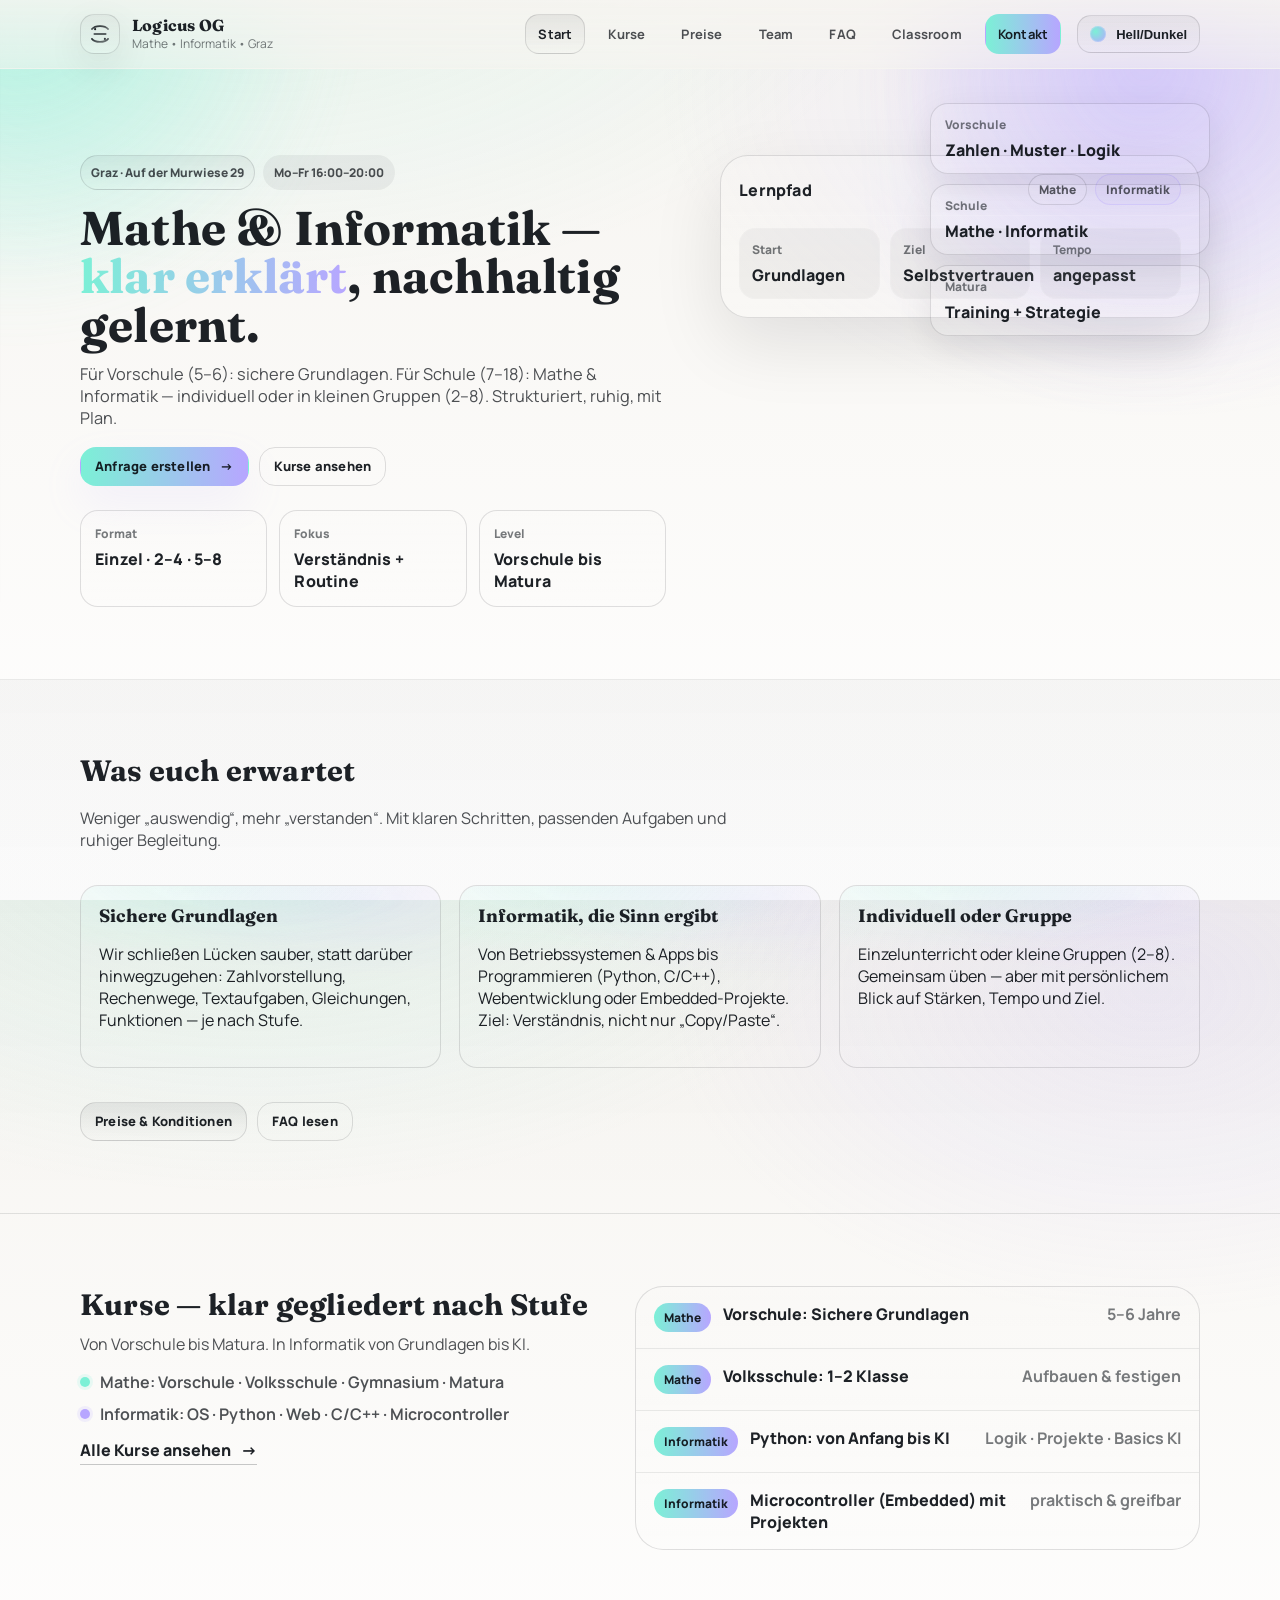
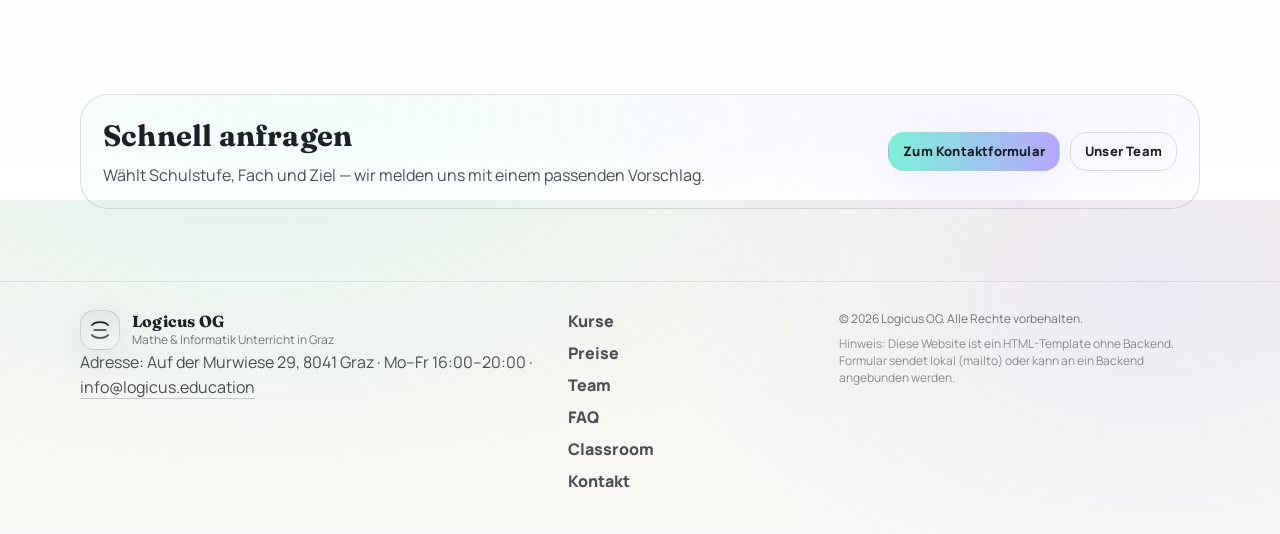
<file: index.html>
<!-- =========================
FILE: index.html
Logicus OG — Mehrseitige Website (Light/Dark)
========================= -->
<!doctype html>
<html lang="de">
<head>
  <meta charset="utf-8" />
  <meta name="viewport" content="width=device-width, initial-scale=1" />
  <title>Logicus OG — Mathe & Informatik in Graz</title>
  <meta name="description" content="Mathe für Vorschulkinder und Mathe & Informatik für Schulkinder. Individuell oder in kleinen Gruppen. Graz." />

  <link rel="preconnect" href="https://fonts.googleapis.com">
  <link rel="preconnect" href="https://fonts.gstatic.com" crossorigin>
  <!-- Display + Body -->
  <link href="https://fonts.googleapis.com/css2?family=Fraunces:opsz,wght@9..144,500,650,750&family=Manrope:wght@300..800&display=swap" rel="stylesheet">

  <link rel="stylesheet" href="styles.css" />
</head>

<body>
  <a class="skip-link" href="#main">Zum Inhalt springen</a>

  <!-- Top ambient / brand aura -->
  <div class="ambient" aria-hidden="true">
    <div class="orb orb--a"></div>
    <div class="orb orb--b"></div>
    <div class="grid-noise"></div>
  </div>

  <header class="site-header" data-elevate>
    <div class="container header-inner">
      <a class="brand" href="index.html" aria-label="Logicus OG Startseite">
        <span class="brand-mark" aria-hidden="true">
          <!-- Inline SVG logo (no external images) -->
          <svg viewBox="0 0 64 64" role="img" aria-label="Logicus Symbol" focusable="false">
            <defs>
              <linearGradient id="g" x1="0" y1="0" x2="1" y2="1">
                <stop offset="0" stop-color="currentColor" stop-opacity=".95"/>
                <stop offset="1" stop-color="currentColor" stop-opacity=".55"/>
              </linearGradient>
            </defs>
            <path d="M12 20c8-10 32-10 40 0" fill="none" stroke="url(#g)" stroke-width="4" stroke-linecap="round"/>
            <path d="M12 44c8 10 32 10 40 0" fill="none" stroke="url(#g)" stroke-width="4" stroke-linecap="round"/>
            <path d="M18 32h28" fill="none" stroke="currentColor" stroke-width="4" stroke-linecap="round" opacity=".9"/>
            <circle cx="20" cy="20" r="2.6" fill="currentColor"/>
            <circle cx="44" cy="44" r="2.6" fill="currentColor" opacity=".85"/>
          </svg>
        </span>
        <span class="brand-text">
          <span class="brand-name">Logicus OG</span>
          <span class="brand-sub">Mathe • Informatik • Graz</span>
        </span>
      </a>

      <nav class="nav" aria-label="Hauptnavigation">
        <button class="nav-toggle" type="button" aria-expanded="false" aria-controls="navMenu">
          <span class="nav-toggle__label">Menü</span>
          <span class="nav-toggle__icon" aria-hidden="true"></span>
        </button>

        <div class="nav-menu" id="navMenu">
          <a class="nav-link is-active" href="index.html">Start</a>
          <a class="nav-link" href="kurse.html">Kurse</a>
          <a class="nav-link" href="preise.html">Preise</a>
          <a class="nav-link" href="team.html">Team</a>
          <a class="nav-link" href="faq.html">FAQ</a>
          <a class="nav-link" href="classroom.html">Classroom</a>
          <a class="nav-link nav-link--cta" href="kontakt.html">Kontakt</a>

          <div class="nav-tools" role="group" aria-label="Ansicht">
            <button class="theme-toggle" type="button" data-theme-toggle aria-pressed="false">
              <span class="theme-toggle__icon" aria-hidden="true"></span>
              <span class="theme-toggle__text">Hell/Dunkel</span>
            </button>
          </div>
        </div>
      </nav>
    </div>
  </header>

  <main id="main">
    <!-- HERO 
          Umfasst die gesamte Hero-Section, also den oberen, einleitenden Bereich der Webseite.
          hero ist eine CSS-Klasse, die das Styling und Layout für diesen Bereich definiert. 
    -->
    <section class="hero">
      <div class="container hero-grid">
        <div class="hero-copy reveal">
          <p class="eyebrow">
            <span class="pill">Graz · Auf der Murwiese 29</span>
            <span class="pill pill--soft">Mo–Fr 16:00–20:00</span>
          </p>

          <h1 class="hero-title">
            Mathe & Informatik —
            <span class="accent">klar erklärt</span>,
            nachhaltig gelernt.
          </h1>

          <p class="hero-lead">
            Für Vorschule (5–6): sichere Grundlagen. Für Schule (7–18): Mathe & Informatik —
            individuell oder in kleinen Gruppen (2–8). Strukturiert, ruhig, mit Plan.
          </p>

          <div class="hero-actions">
            <a class="btn btn-primary" href="kontakt.html">
              Anfrage erstellen
              <span class="btn-arrow" aria-hidden="true">→</span>
            </a>
            <a class="btn btn-ghost" href="kurse.html">
              Kurse ansehen
            </a>
          </div>

          <dl class="hero-facts" aria-label="Kurzinfos">
            <div class="fact">
              <dt>Format</dt>
              <dd>Einzel · 2–4 · 5–8</dd>
            </div>
            <div class="fact">
              <dt>Fokus</dt>
              <dd>Verständnis + Routine</dd>
            </div>
            <div class="fact">
              <dt>Level</dt>
              <dd>Vorschule bis Matura</dd>
            </div>
          </dl>
        </div>
        <div class="hero-visual reveal" aria-hidden="true">
          <div class="panel">
            <div class="panel-top">
              <div class="panel-title">Lernpfad</div>
              <div class="panel-chips">
                <span class="chip">Mathe</span>
                <span class="chip chip--alt">Informatik</span>
              </div>
          </div>
          <div class="panel-bottom">
            <div class="metric">
                <div class="metric-label">Start</div>
                <div class="metric-value">Grundlagen</div>
            </div>
            <div class="metric">
              <div class="metric-label">Ziel</div>
              <div class="metric-value">Selbstvertrauen</div>
            </div>
            <div class="metric">
              <div class="metric-label">Tempo</div>
              <div class="metric-value">angepasst</div>
            </div>
          </div>
        </div>
        
        <div class="mini-notes">
          <div class="note">
            <div class="note-k">Vorschule</div>
            <div class="note-v">Zahlen · Muster · Logik</div>
          </div>
          <div class="note">
            <div class="note-k">Schule</div>
            <div class="note-v">Mathe · Informatik</div>
          </div>
          <div class="note">
            <div class="note-k">Matura</div>
            <div class="note-v">Training + Strategie</div>
          </div>
        </div>
      </div>
    </div>
  </section>

    <!-- VALUE / DIFFERENTIATORS (no cards; structured bands) -->
    <section class="band">
      <div class="container">
        <div class="band-head reveal">
          <h2 class="h2">Was euch erwartet</h2>
          <p class="sub">
            Weniger „auswendig“, mehr „verstanden“. Mit klaren Schritten, passenden Aufgaben und ruhiger Begleitung.
          </p>
        </div>

        <div class="band-grid">
          <article class="stripe reveal">
            <h3 class="h3">Sichere Grundlagen</h3>
            <p>
              Wir schließen Lücken sauber, statt darüber hinwegzugehen: Zahlvorstellung, Rechenwege, Textaufgaben,
              Gleichungen, Funktionen — je nach Stufe.
            </p>
          </article>

          <article class="stripe reveal">
            <h3 class="h3">Informatik, die Sinn ergibt</h3>
            <p>
              Von Betriebssystemen & Apps bis Programmieren (Python, C/C++), Webentwicklung oder Embedded-Projekte.
              Ziel: Verständnis, nicht nur „Copy/Paste“.
            </p>
          </article>

          <article class="stripe reveal">
            <h3 class="h3">Individuell oder Gruppe</h3>
            <p>
              Einzelunterricht oder kleine Gruppen (2–8). Gemeinsam üben — aber mit persönlichem Blick auf Stärken,
              Tempo und Ziel.
            </p>
          </article>
        </div>

        <div class="band-cta reveal">
          <a class="btn btn-secondary" href="preise.html">Preise & Konditionen</a>
          <a class="btn btn-ghost" href="faq.html">FAQ lesen</a>
        </div>
      </div>
    </section>

    <!-- FEATURED COURSES PREVIEW (list/gallery allowed; here it's a curated list) -->
    <section class="split">
      <div class="container split-grid">
        <div class="split-copy reveal">
          <h2 class="h2">Kurse — klar gegliedert nach Stufe</h2>
          <p class="sub">
            Von Vorschule bis Matura. In Informatik von Grundlagen bis KI.
          </p>

          <div class="kicker">
            <div class="kicker-item">
              <span class="dot" aria-hidden="true"></span>
              <span>Mathe: Vorschule · Volksschule · Gymnasium · Matura</span>
            </div>
            <div class="kicker-item">
              <span class="dot dot--alt" aria-hidden="true"></span>
              <span>Informatik: OS · Python · Web · C/C++ · Microcontroller</span>
            </div>
          </div>

          <a class="text-link" href="kurse.html">
            Alle Kurse ansehen <span aria-hidden="true">→</span>
          </a>
        </div>

        <div class="split-list reveal" aria-label="Kursauswahl Vorschau">
          <ul class="course-list">
            <li>
              <span class="course-tag">Mathe</span>
              <span class="course-title">Vorschule: Sichere Grundlagen</span>
              <span class="course-meta">5–6 Jahre</span>
            </li>
            <li>
              <span class="course-tag">Mathe</span>
              <span class="course-title">Volksschule: 1–2 Klasse</span>
              <span class="course-meta">Aufbauen & festigen</span>
            </li>
            <li>
              <span class="course-tag">Informatik</span>
              <span class="course-title">Python: von Anfang bis KI</span>
              <span class="course-meta">Logik · Projekte · Basics KI</span>
            </li>
            <li>
              <span class="course-tag">Informatik</span>
              <span class="course-title">Microcontroller (Embedded) mit Projekten</span>
              <span class="course-meta">praktisch & greifbar</span>
            </li>
          </ul>
        </div>
      </div>
    </section>

    <!-- CONTACT TEASER -->
    <section class="contact-teaser">
      <div class="container teaser-grid">
        <div class="teaser-copy reveal">
          <h2 class="h2">Schnell anfragen</h2>
          <p class="sub">
            Wählt Schulstufe, Fach und Ziel — wir melden uns mit einem passenden Vorschlag.
          </p>
        </div>

        <div class="teaser-actions reveal">
          <a class="btn btn-primary" href="kontakt.html">Zum Kontaktformular</a>
          <a class="btn btn-ghost" href="team.html">Unser Team</a>
        </div>
      </div>
    </section>
  </main>

  <footer class="site-footer">
    <div class="container footer-grid">
      <div class="footer-brand">
        <div class="brand brand--footer">
          <span class="brand-mark" aria-hidden="true">
            <svg viewBox="0 0 64 64" role="img" aria-label="Logicus Symbol" focusable="false">
              <path d="M12 20c8-10 32-10 40 0" fill="none" stroke="currentColor" stroke-width="4" stroke-linecap="round"/>
              <path d="M12 44c8 10 32 10 40 0" fill="none" stroke="currentColor" stroke-width="4" stroke-linecap="round" opacity=".75"/>
              <path d="M18 32h28" fill="none" stroke="currentColor" stroke-width="4" stroke-linecap="round" opacity=".9"/>
            </svg>
          </span>
          <span class="brand-text">
            <span class="brand-name">Logicus OG</span>
            <span class="brand-sub">Mathe & Informatik Unterricht in Graz</span>
          </span>
        </div>

        <p class="footer-note">
          Adresse: Auf der Murwiese 29, 8041 Graz ·
          Mo–Fr 16:00–20:00 ·
          <a href="mailto:info@logicus.education">info@logicus.education</a>
        </p>
      </div>

      <nav class="footer-nav" aria-label="Footer Navigation">
        <a href="kurse.html">Kurse</a>
        <a href="preise.html">Preise</a>
        <a href="team.html">Team</a>
        <a href="faq.html">FAQ</a>
        <a href="classroom.html">Classroom</a>
        <a href="kontakt.html">Kontakt</a>
      </nav>

      <div class="footer-meta">
        <p class="tiny">© <span id="year"></span> Logicus OG. Alle Rechte vorbehalten.</p>
        <p class="tiny tiny-dim">Hinweis: Diese Website ist ein HTML-Template ohne Backend. Formular sendet lokal (mailto) oder kann an ein Backend angebunden werden.</p>
      </div>
    </div>
  </footer>

  <script src="app.js"></script>
</body>
</html>
</file>
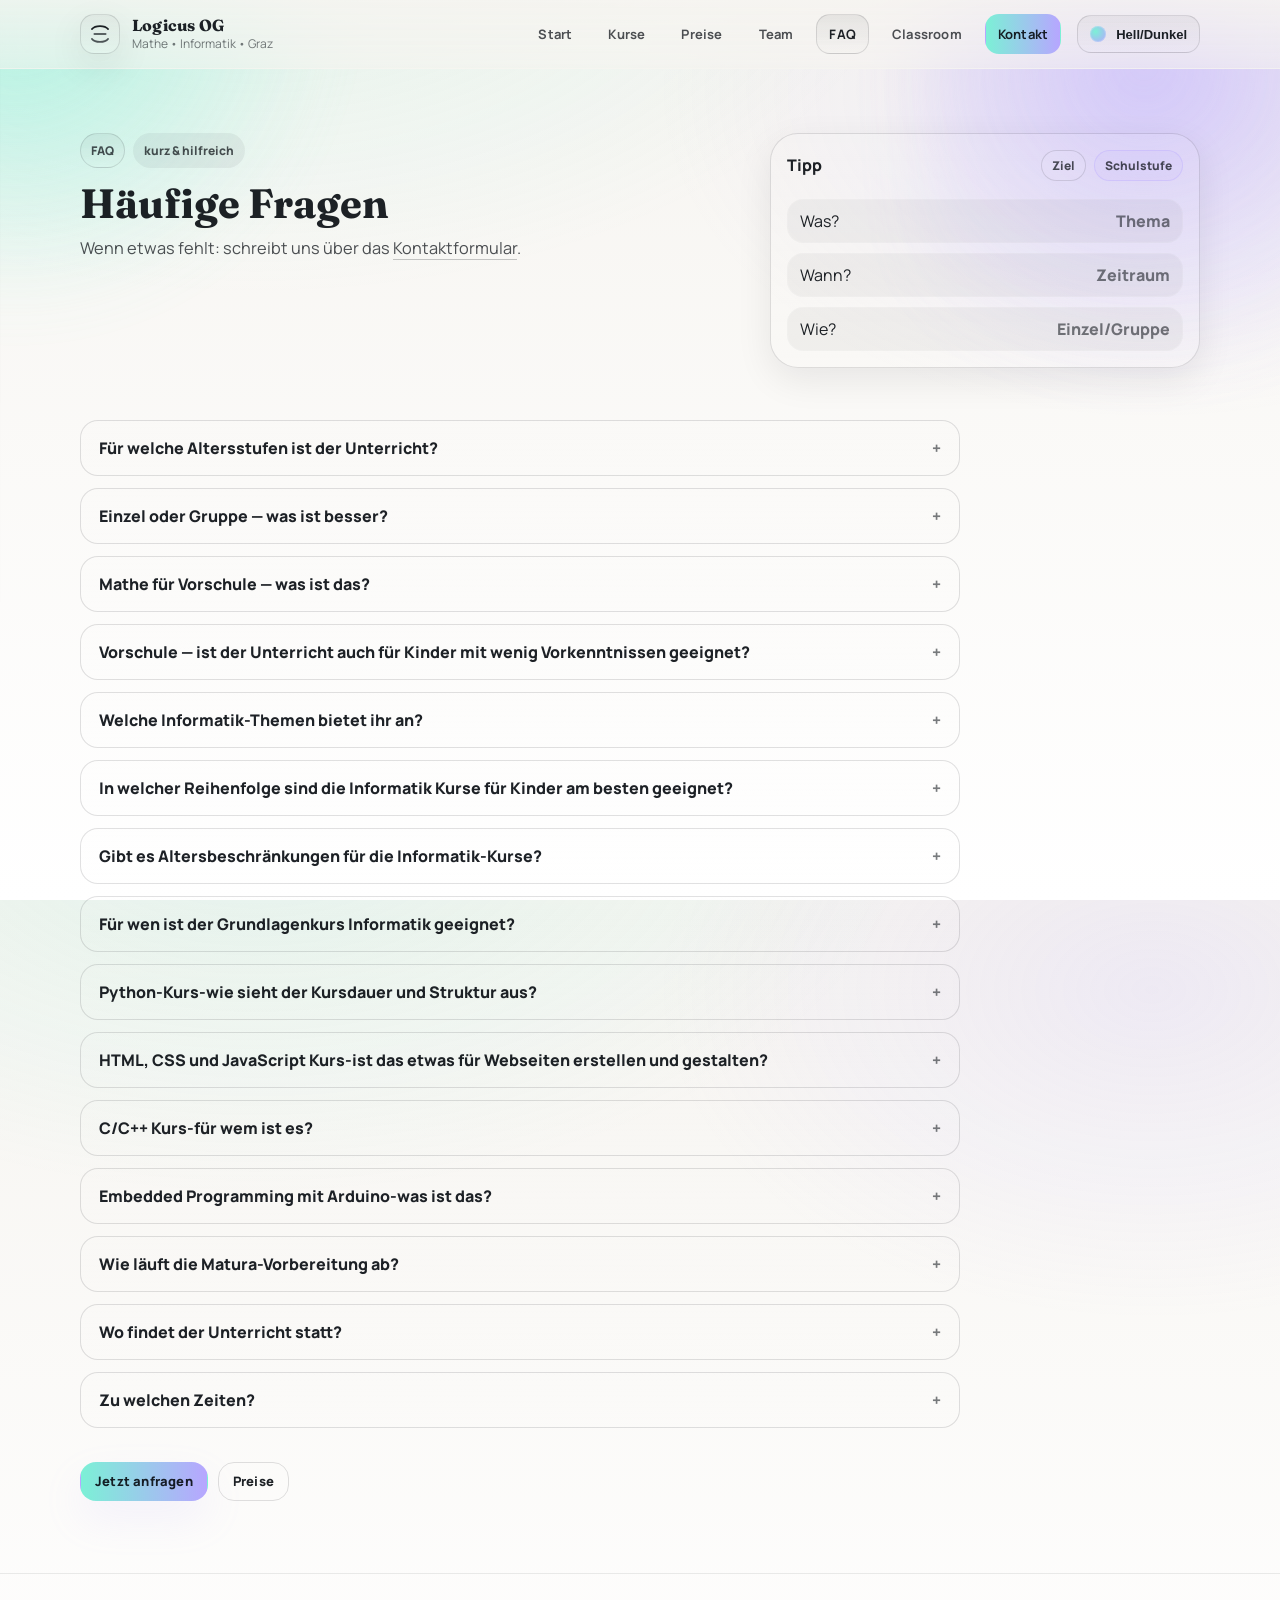
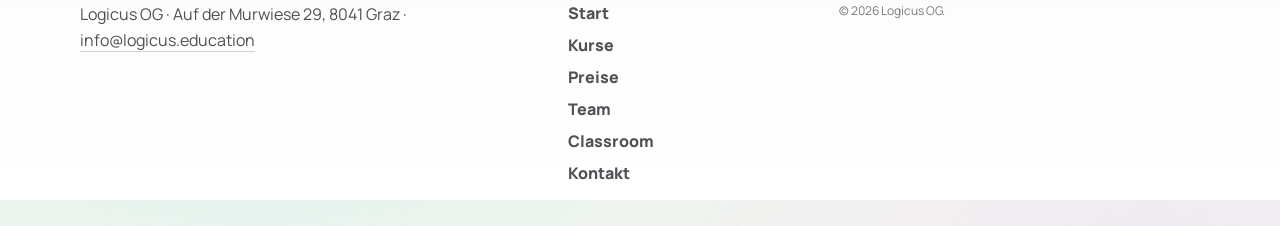
<file: faq.html>
<!-- =========================
FILE: faq.html
========================= -->
<!doctype html>
<html lang="de">
<head>
  <meta charset="utf-8" />
  <meta name="viewport" content="width=device-width, initial-scale=1" />
  <title>FAQ — Logicus OG</title>
  <meta name="description" content="Häufige Fragen zu Unterricht, Gruppen, Inhalten, Terminen und Matura-Vorbereitung." />

  <link rel="preconnect" href="https://fonts.googleapis.com">
  <link rel="preconnect" href="https://fonts.gstatic.com" crossorigin>
  <link href="https://fonts.googleapis.com/css2?family=Fraunces:opsz,wght@9..144,500,650,750&family=Manrope:wght@300..800&display=swap" rel="stylesheet">

  <link rel="stylesheet" href="styles.css" />
</head>

<body>
  <a class="skip-link" href="#main">Zum Inhalt springen</a>

  <div class="ambient" aria-hidden="true">
    <div class="orb orb--a"></div>
    <div class="orb orb--b"></div>
    <div class="grid-noise"></div>
  </div>

  <header class="site-header" data-elevate>
    <div class="container header-inner">
      <a class="brand" href="index.html" aria-label="Logicus OG Startseite">
        <span class="brand-mark" aria-hidden="true">
          <svg viewBox="0 0 64 64" role="img" aria-label="Logicus Symbol" focusable="false">
            <path d="M12 20c8-10 32-10 40 0" fill="none" stroke="currentColor" stroke-width="4" stroke-linecap="round"/>
            <path d="M12 44c8 10 32 10 40 0" fill="none" stroke="currentColor" stroke-width="4" stroke-linecap="round" opacity=".75"/>
            <path d="M18 32h28" fill="none" stroke="currentColor" stroke-width="4" stroke-linecap="round" opacity=".9"/>
          </svg>
        </span>
        <span class="brand-text">
          <span class="brand-name">Logicus OG</span>
          <span class="brand-sub">Mathe • Informatik • Graz</span>
        </span>
      </a>

      <nav class="nav" aria-label="Hauptnavigation">
        <button class="nav-toggle" type="button" aria-expanded="false" aria-controls="navMenu">
          <span class="nav-toggle__label">Menü</span>
          <span class="nav-toggle__icon" aria-hidden="true"></span>
        </button>

        <div class="nav-menu" id="navMenu">
          <a class="nav-link" href="index.html">Start</a>
          <a class="nav-link" href="kurse.html">Kurse</a>
          <a class="nav-link" href="preise.html">Preise</a>
          <a class="nav-link" href="team.html">Team</a>
          <a class="nav-link is-active" href="faq.html">FAQ</a>
          <a class="nav-link" href="classroom.html">Classroom</a>
          <a class="nav-link nav-link--cta" href="kontakt.html">Kontakt</a>

          <div class="nav-tools" role="group" aria-label="Ansicht">
            <button class="theme-toggle" type="button" data-theme-toggle aria-pressed="false">
              <span class="theme-toggle__icon" aria-hidden="true"></span>
              <span class="theme-toggle__text">Hell/Dunkel</span>
            </button>
          </div>
        </div>
      </nav>
    </div>
  </header>

  <main id="main">
    <section class="page-hero">
      <div class="container page-hero-grid">
        <div class="reveal">
          <p class="eyebrow"><span class="pill">FAQ</span> <span class="pill pill--soft">kurz & hilfreich</span></p>
          <h1 class="page-title">Häufige Fragen</h1>
          <p class="page-lead">Wenn etwas fehlt: schreibt uns über das <a href="kontakt.html">Kontaktformular</a>.</p>
        </div>

        <div class="page-hero-aside reveal" aria-hidden="true">
          <div class="aside-plate">
            <div class="aside-top">
              <div class="aside-title">Tipp</div>
              <div class="aside-badges">
                <span class="chip">Ziel</span>
                <span class="chip chip--alt">Schulstufe</span>
              </div>
            </div>
            <div class="aside-lines">
              <div class="aside-line"><span>Was?</span><span class="dim">Thema</span></div>
              <div class="aside-line"><span>Wann?</span><span class="dim">Zeitraum</span></div>
              <div class="aside-line"><span>Wie?</span><span class="dim">Einzel/Gruppe</span></div>
            </div>
          </div>
        </div>
      </div>
    </section>

    <section class="faq">
      <div class="container">
        <div class="faq-grid reveal">
          <details class="faq-item">
            <summary>Für welche Altersstufen ist der Unterricht?</summary>
            <div class="faq-body">
              <p>Vorschule (5–6): Grundlagen. Schule (7–18): Mathe & Informatik — bis hin zur Matura-Vorbereitung.</p>
            </div>
          </details>

          <details class="faq-item">
            <summary>Einzel oder Gruppe — was ist besser?</summary>
            <div class="faq-body">
              <p>
                Einzel ist ideal für gezielte Lücken oder Prüfungsdruck. Kleingruppen eignen sich gut für Routine & Motivation.
                Wir empfehlen nach Ziel und Stand.
              </p>
            </div>
          </details>

          <details class="faq-item">
            <summary>Mathe für Vorschule — was ist das?</summary>
            <div class="faq-body">
              <p>
                Ich bin – abgesehen davon, dass ich Ivas und Lukas’ Mama bin – diplomierte Mathematikerin und habe an der TU im Bereich Statistik promoviert. 
                Schon während meines Studiums habe ich über viele Jahre Nachhilfe gegeben. 
                Dabei bin ich immer wieder mit der Tatsache konfrontiert worden, wie viel Angst Kinder vor Mathematik und Prüfungen haben, 
                weil sie oft nur passive Empfängerinnen von Informationen sind und den Lernstoff auswendig lernen.<br><br>

                Mathematik kann man aber auch mit Freude und Spaß lernen – am leichtesten durch Spielen. 
                Genau das ist mein Ansatz, um unsere kleinen Vorschulkinder auf die Schule vorzubereiten.<br><br>

                Wir werden logische Aufgaben lösen und grundlegende mathematische Begriffe und Operationen im Zahlenraum bis 10 erarbeiten. 
                Dabei setzen wir vor allem visuelle Methoden ein, da wir Menschen in Bildern denken – egal, ob wir uns erinnern, planen oder fantasieren. 
                Warum also nicht auch beim Lernen?<br><br>

                Kombiniert man visuelles mit logischem Denken, 
                können sich Kinder Inhalte besser bildlich vorstellen und strukturiert ordnen, vergleichen, begründen und Zusammenhänge erkennen. 
                So entstehen echte Problemlösefähigkeiten, die weit über die Mathematik hinausgehen.<br><br>

                Mein Ziel ist es, die Motivation der Kinder durch spielerisches, interaktives Lernen zu stärken, 
                ihr Verständnis zu vertiefen und ihr logisch-mathematisches Denken nachhaltig zu fördern – in einer Umgebung, 
                in der Freude im Mittelpunkt steht und Angst keinen Platz hat.
              </p>
            </div>
          </details>

          <details class="faq-item">
            <summary>Vorschule — ist der Unterricht auch für Kinder mit wenig Vorkenntnissen geeignet?</summary>
            <div class="faq-body">
              <p>
                Ja, unser Unterricht ist speziell darauf ausgelegt, 
                auch Kinder ohne oder mit wenigen Vorkenntnissen in Mathematik sanft und spielerisch an die Grundlagen heranzuführen.<br><br>

                Durch den Einsatz von visuellen Methoden und spielerischem Lernen schaffen wir eine motivierende und angstfreie Lernumgebung.<br><br>

                Die Kinder lernen in ihrem eigenen Tempo, entwickeln ein sicheres Verständnis für Zahlen und logisches Denken im Zahlenraum bis 10 und bauen so nachhaltig Problemlösefähigkeiten auf.
              </p>
            </div>
          </details>

          <details class="faq-item">
            <summary>Welche Informatik-Themen bietet ihr an?</summary>
            <div class="faq-body">
              <p>
                Grundlagen (Software/Hardware), Betriebssysteme (Windows/Linux), Apps/Workflow,
                Python (bis KI-Basics), Webentwicklung, C/C++, Microcontroller (Embedded) mit kleinen Projekten.
              </p>
            </div>
          </details>

          <details class="faq-item">
            <summary>In welcher Reihenfolge sind die Informatik Kurse für Kinder am besten geeignet?</summary>
            <div class="faq-body">
              <p>
                Für Kinder ist es wichtig, Schritt für Schritt und mit viel Freude zu lernen.<br><br> 
                Deshalb beginnen wir mit den <b>Grundlagen</b>: Wir schauen uns gemeinsam an, wie Computer funktionieren – also Software und Hardware. 
                Danach lernen wir spielerisch, wie man mit verschiedenen Betriebssystemen wie Windows oder Linux umgeht.<br><br>
                Anschließend entdecken wir, wie man mit Apps und einfachen Arbeitsabläufen den Computer gut nutzen kann. 
                Wenn die Kinder sich sicher fühlen, starten wir mit der <b>Programmierung in Python</b> – das ist eine tolle Sprache, 
                die Spaß macht und sogar erste Einblicke in Künstliche Intelligenz bietet.<br><br>
                Danach geht es weiter mit dem Erstellen von <b>Webseiten</b>, wo die Kinder kreativ werden können.<br><br>
                Später lernen wir dann <b>C und C++</b>, um noch tiefer in die Programmierung einzutauchen. 
                Zum Schluss machen wir spannende Projekte mit kleinen Computern, sogenannten <b>Microcontrollern</b>, die man anfassen und selbst programmieren kann.
              </p>
            </div>
          </details>

          <details class="faq-item">
            <summary>Gibt es Altersbeschränkungen für die Informatik-Kurse?</summary>
            <div class="faq-body">
              <p>
                Unsere Informatik-Kurse sind so gestaltet, dass Kinder <b>ab der 2. Schulstufe (ca. 7–8 Jahre)</b> mit den Grundlagen starten können. 
                In diesem Alter vermitteln wir spielerisch und altersgerecht erste Konzepte zu Software, Hardware und einfachem Programmieren. <br><br>
                Für ältere Kinder und Jugendliche bauen die Kurse darauf auf und führen schrittweise zu komplexeren Themen wie Python, Webentwicklung, C/C++ und Embedded-Projekten.<br><br>
                So stellen wir sicher, dass jedes Kind entsprechend seines Alters und seiner Vorkenntnisse optimal gefördert wird.
              </p>
            </div>
          </details>

          <details class="faq-item">
            <summary>Für wen ist der Grundlagenkurs Informatik geeignet?</summary>
            <div class="faq-body">
              <p>
                Der Grundlagenkurs Informatik richtet sich an Kinder und Jugendliche ab etwa der 2. Schulstufe (ca. 7–8 Jahre), 
                die spielerisch und altersgerecht in die Welt der Computer, Software und Programmierung eingeführt werden möchten.<br><br>
                Der Kurs ist ideal für <b>Anfänger ohne Vorkenntnisse</b>, die ein solides technisches Verständnis aufbauen wollen. 
                Auch ältere Kinder und Jugendliche, die ihre Basiskenntnisse festigen oder erweitern möchten, profitieren von diesem Kurs.<br><br> 
                Durch eine individuelle Anpassung an das Alter und das Lerntempo wird sichergestellt, dass alle Teilnehmer optimal gefördert werden.
                Der Grundlagenkurs umfasst wöchentlich etwa 90 Minuten Unterricht, idealerweise aufgeteilt in eine Einheit pro Woche. 
                Die Gesamtdauer des Kurses beträgt etwa 40 bis 45 Wochen, also ein Schuljahr.
              </p>
            </div>
          </details>

          <details class="faq-item">
            <summary>Python-Kurs-wie sieht der Kursdauer und Struktur aus?</summary>
            <div class="faq-body">
              <p>
                Der Python-Kurs ist für Kinder und Jugendliche konzipiert, die bereits erste Grundlagen in Informatik oder Programmierung haben.
                Der Kurs umfasst wöchentlich 90 Minuten Unterricht, eine Einheit pro Woche, und erstreckt sich über ca. 30 bis 40 Wochen.<br><br>
                Der Kurs beginnt mit den grundlegenden Konzepten der Programmierung in Python, wie Variablen, Schleifen, Bedingungen und Funktionen.<br><br> 
                Schrittweise werden komplexere Themen eingeführt, darunter einfache Datenstrukturen, Objektorientierung und erste Einblicke in 
                Künstliche Intelligenz (KI) und maschinelles Lernen.<br><br> 
                Der Unterricht ist praxisorientiert und beinhaltet viele kleine Projekte und Übungen, 
                die den Lernstoff anschaulich machen und die Motivation der Kinder fördern. 
                Durch die kontinuierliche Wiederholung und Anwendung festigen die Teilnehmer ihr Wissen nachhaltig.
              </p>
            </div>
          </details>

          <details class="faq-item">
            <summary>HTML, CSS und JavaScript Kurs-ist das etwas für Webseiten erstellen und gestalten?</summary>
            <div class="faq-body">
              <p>
                Ja, ein Kurs in HTML, CSS und JavaScript ist genau dafür gedacht, Webseiten zu erstellen und zu gestalten.<br><br>
                <b>HTML (HyperText Markup Language)</b> bildet die Struktur einer Webseite, also die Inhalte wie Texte, Bilder, Überschriften und Listen.<br><br>
                <b>CSS (Cascading Style Sheets)</b> sorgt für das Aussehen der Webseite, also Farben, Schriftarten, Abstände und Layout.<br><br>
                <b>JavaScript</b> macht die Webseite interaktiv und dynamisch, zum Beispiel durch Animationen, Formulareingaben oder das Nachladen von Inhalten ohne die Seite neu zu laden.<br><br>
                
                Der Kurs startet mit den Grundlagen von HTML, also dem Aufbau und der Struktur von Webseiten. Danach folgt CSS, um das Design und Layout der Seiten zu gestalten. 
                Im Anschluss wird JavaScript eingeführt, um Webseiten interaktiv und dynamisch zu machen.<br><br> 
                Der Kurs umfasst wöchentlich 90 Minuten Unterricht, eine Einheit pro Woche, und erstreckt sich über ca. 30 bis 40 Wochen.
                
              </p>
            </div>
          </details>

          <details class="faq-item">
            <summary>C/C++ Kurs-für wem ist es?</summary>
            <div class="faq-body">
              <p>
                Ein C/C++-Kurs ist besonders geeignet für:<br><br>

                <b>Kinder und Jugendliche</b>, die bereits erste Programmiererfahrungen haben, zum Beispiel mit einfacheren Sprachen wie Python, und ihre Kenntnisse vertiefen möchten.<br><br>
                <b>Lernende</b>, die Interesse an systemnaher Programmierung haben, also an der Entwicklung von Software, 
                die direkt mit der Hardware kommuniziert oder besonders effizient sein muss.<br><br>
                <b>Teilnehmer</b>, die sich für Bereiche wie Spieleentwicklung, Embedded Systems, Robotik oder Softwareentwicklung für Geräte interessieren.<br><br>
                <b>Fortgeschrittene Anfänger und Fortgeschrittene</b>, die bereit sind, komplexere Programmierkonzepte wie Zeiger, 
                Speicherverwaltung und objektorientierte Programmierung zu erlernen.<br><br>
                
                Der Kurs ist ideal für alle, die ihre Programmierfähigkeiten auf ein professionelleres Niveau bringen und ein tieferes Verständnis für Computertechnik entwickeln möchten. 
                Der Kurs umfasst wöchentlich 90 Minuten Unterricht, eine Einheit pro Woche, und erstreckt sich über ca. 30 bis 40 Wochen.<br><br>
               </p>
            </div>
          </details>

          <details class="faq-item">
            <summary>Embedded Programming mit Arduino-was ist das?</summary>
            <div class="faq-body">
              <p>
                Der Kurs ist für Jugendliche konzipiert, die praktische Erfahrungen mit Mikrocontrollern und eingebetteten Systemen sammeln möchten.
                Der Kurs umfasst wöchentlich 90 Minuten Unterricht, eine Einheit pro Woche, und erstreckt sich über ca. 30 bis 40 Wochen.<br><br>
                Der Kurs beginnt mit einer Einführung in die Grundlagen der Elektronik und der Funktionsweise von Mikrocontrollern. 
                Anschließend lernen die Teilnehmer die Programmierung des Arduino-Boards mit C/C++-ähnlicher Syntax kennen.<br><br>  
                Schrittweise werden einfache Schaltungen aufgebaut und programmiert, z. B. <b>LED-Steuerungen, Sensoren und Motoren.</b><br><br> 
                Der Schwerpunkt liegt auf kleinen, praxisnahen Projekten, die das Verständnis für Hard- und Software verbinden und die Kreativität fördern. 
                Die Kinder lernen, wie man Probleme löst, Programme schreibt und die Hardware steuert.
              </p>
            </div>
          </details>


          <details class="faq-item">
            <summary>Wie läuft die Matura-Vorbereitung ab?</summary>
            <div class="faq-body">
              <p>
                Wir erstellen einen Plan nach Themen und Zeit. Dann: Grundlagen klären, Aufgaben trainieren, typische Fehler vermeiden,
                und bei Bedarf Prüfungssimulationen.
              </p>
            </div>
          </details>

          <details class="faq-item">
            <summary>Wo findet der Unterricht statt?</summary>
            <div class="faq-body">
              <p>In Graz: Auf der Murwiese 29, 8041 Graz.</p>
            </div>
          </details>

          <details class="faq-item">
            <summary>Zu welchen Zeiten?</summary>
            <div class="faq-body">
              <p>Mo–Fr von 16:00 bis 20:00 (nach Vereinbarung).</p>
            </div>
          </details>
        </div>

        <div class="band-cta reveal">
          <a class="btn btn-primary" href="kontakt.html">Jetzt anfragen</a>
          <a class="btn btn-ghost" href="preise.html">Preise</a>
        </div>
      </div>
    </section>
  </main>

  <footer class="site-footer">
    <div class="container footer-grid">
      <div class="footer-brand">
        <p class="footer-note">
          Logicus OG · Auf der Murwiese 29, 8041 Graz ·
          <a href="mailto:info@logicus.education">info@logicus.education</a>
        </p>
      </div>
      <nav class="footer-nav" aria-label="Footer Navigation">
        <a href="index.html">Start</a>
        <a href="kurse.html">Kurse</a>
        <a href="preise.html">Preise</a>
        <a href="team.html">Team</a>
        <a href="classroom.html">Classroom</a>
        <a href="kontakt.html">Kontakt</a>
      </nav>
      <div class="footer-meta">
        <p class="tiny">© <span id="year"></span> Logicus OG.</p>
      </div>
    </div>
  </footer>

  <script src="app.js"></script>
</body>
</html>
</file>
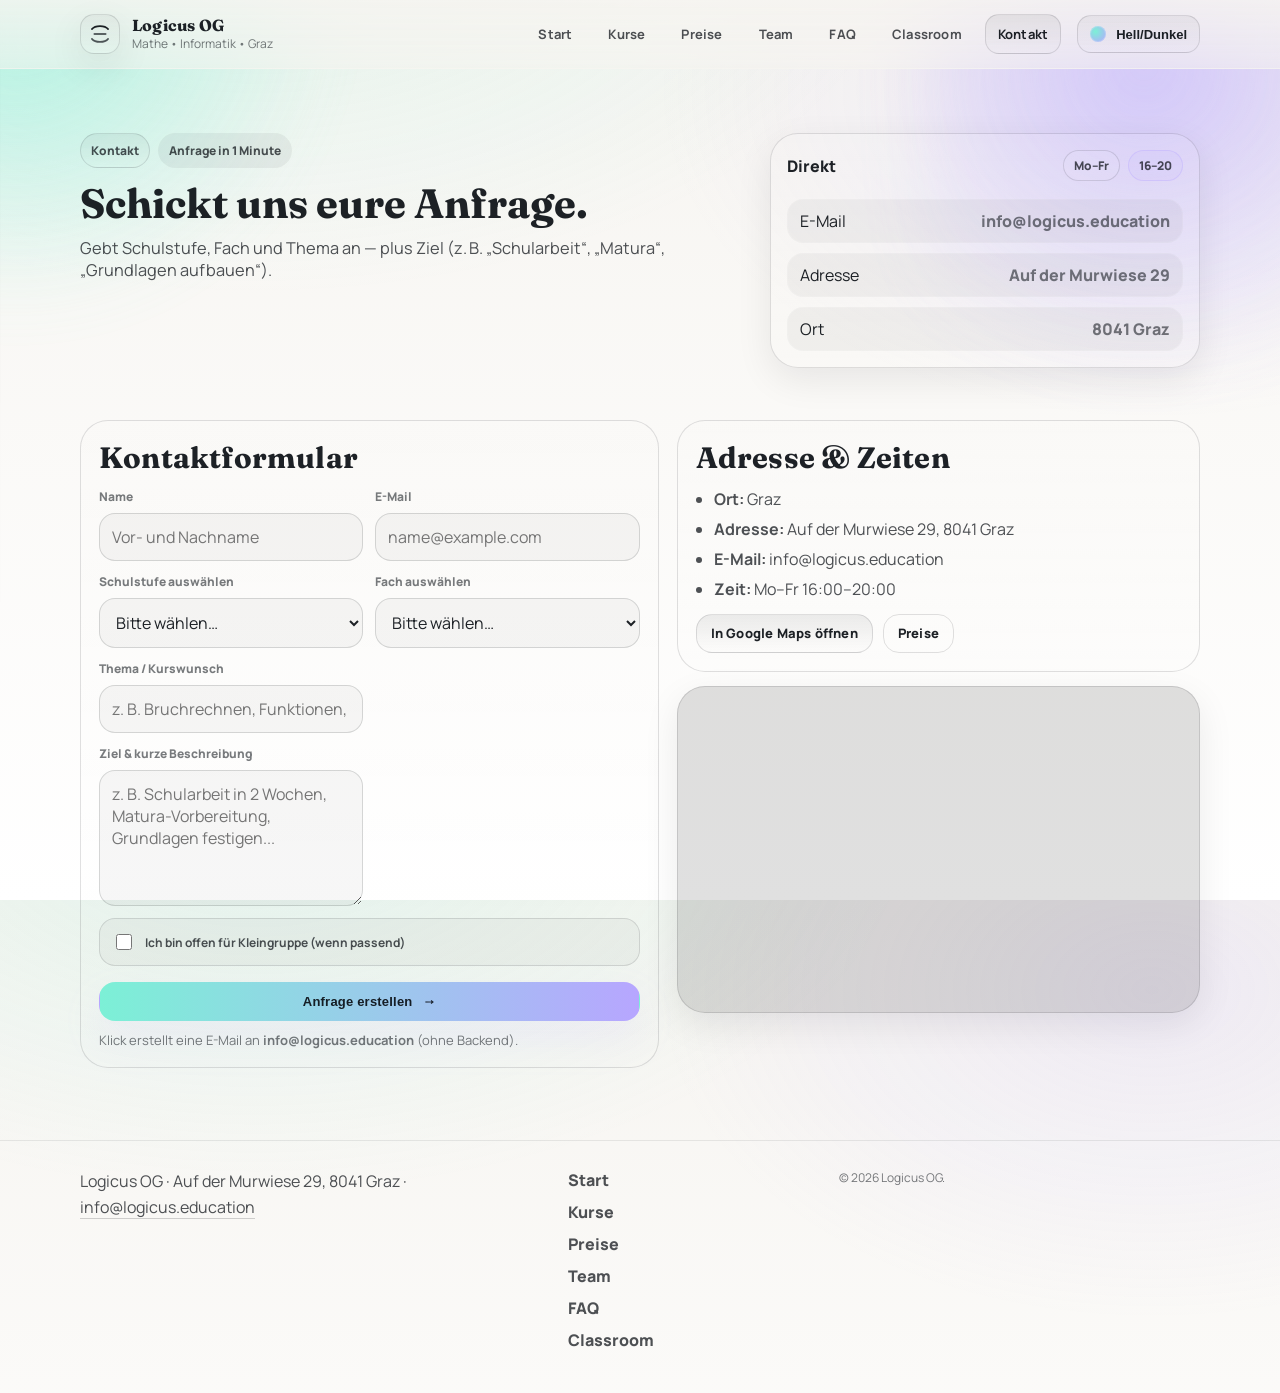
<file: kontakt.html>
<!-- =========================
FILE: kontakt.html
========================= -->
<!doctype html>
<html lang="de">
<head>
  <meta charset="utf-8" />
  <meta name="viewport" content="width=device-width, initial-scale=1" />
  <title>Kontakt — Logicus OG</title>
  <meta name="description" content="Kontakt zu Logicus OG in Graz. Anfrage für Mathe- oder Informatikunterricht erstellen." />

  <link rel="preconnect" href="https://fonts.googleapis.com">
  <link rel="preconnect" href="https://fonts.gstatic.com" crossorigin>
  <link href="https://fonts.googleapis.com/css2?family=Fraunces:opsz,wght@9..144,500,650,750&family=Manrope:wght@300..800&display=swap" rel="stylesheet">

  <link rel="stylesheet" href="styles.css" />
</head>

<body>
  <a class="skip-link" href="#main">Zum Inhalt springen</a>

  <div class="ambient" aria-hidden="true">
    <div class="orb orb--a"></div>
    <div class="orb orb--b"></div>
    <div class="grid-noise"></div>
  </div>

  <header class="site-header" data-elevate>
    <div class="container header-inner">
      <a class="brand" href="index.html" aria-label="Logicus OG Startseite">
        <span class="brand-mark" aria-hidden="true">
          <svg viewBox="0 0 64 64" role="img" aria-label="Logicus Symbol" focusable="false">
            <path d="M12 20c8-10 32-10 40 0" fill="none" stroke="currentColor" stroke-width="4" stroke-linecap="round"/>
            <path d="M12 44c8 10 32 10 40 0" fill="none" stroke="currentColor" stroke-width="4" stroke-linecap="round" opacity=".75"/>
            <path d="M18 32h28" fill="none" stroke="currentColor" stroke-width="4" stroke-linecap="round" opacity=".9"/>
          </svg>
        </span>
        <span class="brand-text">
          <span class="brand-name">Logicus OG</span>
          <span class="brand-sub">Mathe • Informatik • Graz</span>
        </span>
      </a>

      <nav class="nav" aria-label="Hauptnavigation">
        <button class="nav-toggle" type="button" aria-expanded="false" aria-controls="navMenu">
          <span class="nav-toggle__label">Menü</span>
          <span class="nav-toggle__icon" aria-hidden="true"></span>
        </button>

        <div class="nav-menu" id="navMenu">
          <a class="nav-link" href="index.html">Start</a>
          <a class="nav-link" href="kurse.html">Kurse</a>
          <a class="nav-link" href="preise.html">Preise</a>
          <a class="nav-link" href="team.html">Team</a>
          <a class="nav-link" href="faq.html">FAQ</a>
          <a class="nav-link" href="classroom.html">Classroom</a>
          <a class="nav-link nav-link--cta is-active" href="kontakt.html">Kontakt</a>

          <div class="nav-tools" role="group" aria-label="Ansicht">
            <button class="theme-toggle" type="button" data-theme-toggle aria-pressed="false">
              <span class="theme-toggle__icon" aria-hidden="true"></span>
              <span class="theme-toggle__text">Hell/Dunkel</span>
            </button>
          </div>
        </div>
      </nav>
    </div>
  </header>

  <main id="main">
    <section class="page-hero">
      <div class="container page-hero-grid">
        <div class="reveal">
          <p class="eyebrow"><span class="pill">Kontakt</span> <span class="pill pill--soft">Anfrage in 1 Minute</span></p>
          <h1 class="page-title">Schickt uns eure Anfrage.</h1>
          <p class="page-lead">
            Gebt Schulstufe, Fach und Thema an — plus Ziel (z. B. „Schularbeit“, „Matura“, „Grundlagen aufbauen“).
          </p>
        </div>

        <div class="page-hero-aside reveal">
          <div class="aside-plate">
            <div class="aside-top">
              <div class="aside-title">Direkt</div>
              <div class="aside-badges">
                <span class="chip">Mo–Fr</span>
                <span class="chip chip--alt">16–20</span>
              </div>
            </div>
            <div class="aside-lines">
              <div class="aside-line"><span>E-Mail</span><a class="dim" href="mailto:info@logicus.education">info@logicus.education</a></div>
              <div class="aside-line"><span>Adresse</span><span class="dim">Auf der Murwiese 29</span></div>
              <div class="aside-line"><span>Ort</span><span class="dim">8041 Graz</span></div>
            </div>
          </div>
        </div>
      </div>
    </section>

    <section class="contact">
      <div class="container contact-grid">
        <section class="contact-form reveal" aria-labelledby="formTitle">
          <h2 class="h2" id="formTitle">Kontaktformular</h2>

          <!-- No backend assumed: generates mailto link -->
          <form id="contactForm" novalidate>
            <div class="field-row">
              <div class="field">
                <label for="name">Name</label>
                <input id="name" name="name" type="text" autocomplete="name" placeholder="Vor- und Nachname" required />
              </div>
              <div class="field">
                <label for="email">E-Mail</label>
                <input id="email" name="email" type="email" autocomplete="email" placeholder="name@example.com" required />
              </div>
            </div>

            <div class="field-row">
              <div class="field">
                <label for="stufe">Schulstufe auswählen</label>
                <select id="stufe" name="stufe" required>
                  <option value="" selected disabled>Bitte wählen…</option>
                  <option>Vorschule (5–6)</option>
                  <option>Volksschule 1–2</option>
                  <option>Volksschule 3–4</option>
                  <option>Gymnasium 1–4</option>
                  <option>Gymnasium 5–8</option>
                  <option>Matura</option>
                </select>
              </div>

              <div class="field">
                <label for="fach">Fach auswählen</label>
                <select id="fach" name="fach" required>
                  <option value="" selected disabled>Bitte wählen…</option>
                  <option>Mathe</option>
                  <option>Informatik</option>
                </select>
              </div>
            </div>

            <div class="field-row">
              <div class="field">
                <label for="kurs">Thema / Kurswunsch</label>
                <input id="kurs" name="kurs" type="text" placeholder="z. B. Bruchrechnen, Funktionen, Python Grundlagen, Web..." required />
              </div>
            </div>

            <div class="field-row">
              <div class="field">
                <label for="ziel">Ziel & kurze Beschreibung</label>
                <textarea id="ziel" name="ziel" rows="5" placeholder="z. B. Schularbeit in 2 Wochen, Matura-Vorbereitung, Grundlagen festigen..." required></textarea>
              </div>
            </div>

            <div class="field-row field-row--inline">
              <label class="check">
                <input type="checkbox" id="gruppe" name="gruppe" />
                <span>Ich bin offen für Kleingruppe (wenn passend)</span>
              </label>
            </div>

            <div class="form-actions">
              <button class="btn btn-primary" type="submit">
                Anfrage erstellen
                <span class="btn-arrow" aria-hidden="true">→</span>
              </button>
              <p class="form-hint" id="formHint">
                Klick erstellt eine E-Mail an <strong>info@logicus.education</strong> (ohne Backend).
              </p>
              <p class="form-error" id="formError" role="alert" hidden>Bitte füllt alle Pflichtfelder korrekt aus.</p>
            </div>
          </form>
        </section>

        <aside class="contact-info reveal" aria-label="Kontaktinformation & Karte">
          <div class="info-block">
            <h2 class="h2">Adresse & Zeiten</h2>
            <ul class="bullets">
              <li><strong>Ort:</strong> Graz</li>
              <li><strong>Adresse:</strong> Auf der Murwiese 29, 8041 Graz</li>
              <li><strong>E-Mail:</strong> <a href="mailto:info@logicus.education">info@logicus.education</a></li>
              <li><strong>Zeit:</strong> Mo–Fr 16:00–20:00</li>
            </ul>

            <div class="info-actions">
              <a class="btn btn-secondary" target="_blank" rel="noopener"
                 href="https://www.google.com/maps?q=Auf%20der%20Murwiese%2029%2C%208041%20Graz">
                In Google Maps öffnen
              </a>
              <a class="btn btn-ghost" href="preise.html">Preise</a>
            </div>
          </div>

          <div class="map-wrap" aria-label="Google Maps Einbettung">
            <!-- Allowed: Google Maps embed (external). If you need fully offline, remove iframe and use SVG map illustration. -->
            <iframe
              title="Google Maps: Auf der Murwiese 29, 8041 Graz"
              loading="lazy"
              referrerpolicy="no-referrer-when-downgrade"
              src="https://www.google.com/maps?q=Auf%20der%20Murwiese%2029%2C%208041%20Graz&output=embed">
            </iframe>
          </div>
        </aside>
      </div>
    </section>
  </main>

  <footer class="site-footer">
    <div class="container footer-grid">
      <div class="footer-brand">
        <p class="footer-note">
          Logicus OG · Auf der Murwiese 29, 8041 Graz ·
          <a href="mailto:info@logicus.education">info@logicus.education</a>
        </p>
      </div>
      <nav class="footer-nav" aria-label="Footer Navigation">
        <a href="index.html">Start</a>
        <a href="kurse.html">Kurse</a>
        <a href="preise.html">Preise</a>
        <a href="team.html">Team</a>
        <a href="faq.html">FAQ</a>
        <a href="classroom.html">Classroom</a>
      </nav>
      <div class="footer-meta">
        <p class="tiny">© <span id="year"></span> Logicus OG.</p>
      </div>
    </div>
  </footer>

  <script src="app.js"></script>
</body>
</html>
</file>
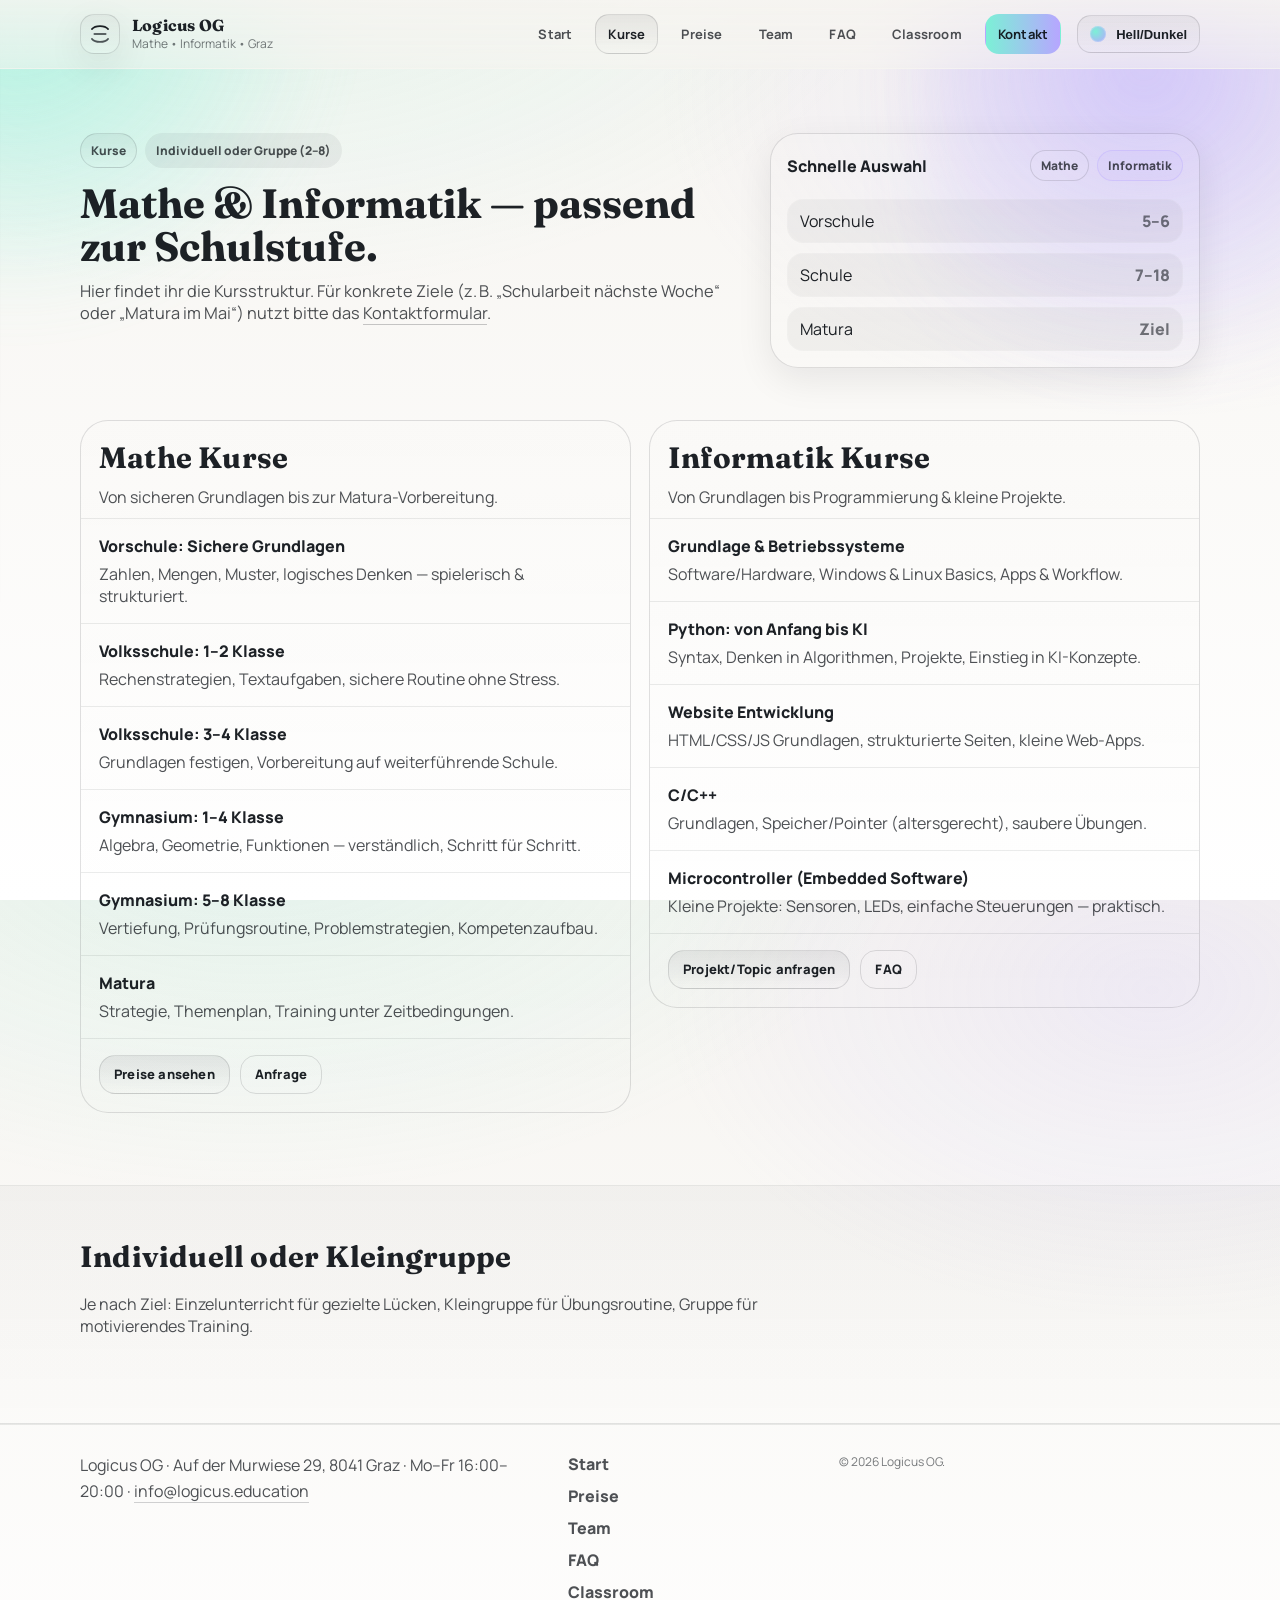
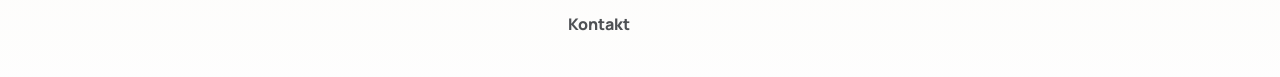
<file: kurse.html>
<!-- =========================
FILE: kurse.html
========================= -->
<!doctype html>
<html lang="de">
<head>
  <meta charset="utf-8" />
  <meta name="viewport" content="width=device-width, initial-scale=1" />
  <title>Kurse — Logicus OG</title>
  <meta name="description" content="Mathe- und Informatikkurse für Vorschule bis Matura. Graz." />

  <link rel="preconnect" href="https://fonts.googleapis.com">
  <link rel="preconnect" href="https://fonts.gstatic.com" crossorigin>
  <link href="https://fonts.googleapis.com/css2?family=Fraunces:opsz,wght@9..144,500,650,750&family=Manrope:wght@300..800&display=swap" rel="stylesheet">

  <link rel="stylesheet" href="styles.css" />
</head>

<body>
  <a class="skip-link" href="#main">Zum Inhalt springen</a>

  <div class="ambient" aria-hidden="true">
    <div class="orb orb--a"></div>
    <div class="orb orb--b"></div>
    <div class="grid-noise"></div>
  </div>

  <header class="site-header" data-elevate>
    <div class="container header-inner">
      <a class="brand" href="index.html" aria-label="Logicus OG Startseite">
        <span class="brand-mark" aria-hidden="true">
          <svg viewBox="0 0 64 64" role="img" aria-label="Logicus Symbol" focusable="false">
            <path d="M12 20c8-10 32-10 40 0" fill="none" stroke="currentColor" stroke-width="4" stroke-linecap="round"/>
            <path d="M12 44c8 10 32 10 40 0" fill="none" stroke="currentColor" stroke-width="4" stroke-linecap="round" opacity=".75"/>
            <path d="M18 32h28" fill="none" stroke="currentColor" stroke-width="4" stroke-linecap="round" opacity=".9"/>
          </svg>
        </span>
        <span class="brand-text">
          <span class="brand-name">Logicus OG</span>
          <span class="brand-sub">Mathe • Informatik • Graz</span>
        </span>
      </a>

      <nav class="nav" aria-label="Hauptnavigation">
        <button class="nav-toggle" type="button" aria-expanded="false" aria-controls="navMenu">
          <span class="nav-toggle__label">Menü</span>
          <span class="nav-toggle__icon" aria-hidden="true"></span>
        </button>

        <div class="nav-menu" id="navMenu">
          <a class="nav-link" href="index.html">Start</a>
          <a class="nav-link is-active" href="kurse.html">Kurse</a>
          <a class="nav-link" href="preise.html">Preise</a>
          <a class="nav-link" href="team.html">Team</a>
          <a class="nav-link" href="faq.html">FAQ</a>
          <a class="nav-link" href="classroom.html">Classroom</a>
          <a class="nav-link nav-link--cta" href="kontakt.html">Kontakt</a>

          <div class="nav-tools" role="group" aria-label="Ansicht">
            <button class="theme-toggle" type="button" data-theme-toggle aria-pressed="false">
              <span class="theme-toggle__icon" aria-hidden="true"></span>
              <span class="theme-toggle__text">Hell/Dunkel</span>
            </button>
          </div>
        </div>
      </nav>
    </div>
  </header>

  <main id="main">
    <section class="page-hero">
      <div class="container page-hero-grid">
        <div class="reveal">
          <p class="eyebrow"><span class="pill">Kurse</span> <span class="pill pill--soft">Individuell oder Gruppe (2–8)</span></p>
          <h1 class="page-title">Mathe & Informatik — passend zur Schulstufe.</h1>
          <p class="page-lead">
            Hier findet ihr die Kursstruktur. Für konkrete Ziele (z. B. „Schularbeit nächste Woche“ oder „Matura im Mai“)
            nutzt bitte das <a href="kontakt.html">Kontaktformular</a>.
          </p>
        </div>

        <div class="page-hero-aside reveal" aria-hidden="true">
          <div class="aside-plate">
            <div class="aside-top">
              <div class="aside-title">Schnelle Auswahl</div>
              <div class="aside-badges">
                <span class="chip">Mathe</span>
                <span class="chip chip--alt">Informatik</span>
              </div>
            </div>
            <div class="aside-lines">
              <div class="aside-line"><span>Vorschule</span><span class="dim">5–6</span></div>
              <div class="aside-line"><span>Schule</span><span class="dim">7–18</span></div>
              <div class="aside-line"><span>Matura</span><span class="dim">Ziel</span></div>
            </div>
          </div>
        </div>
      </div>
    </section>

    <section class="catalog">
      <div class="container">
        <div class="catalog-grid">
          <section class="catalog-col reveal" aria-labelledby="matheTitle">
            <header class="catalog-head">
              <h2 class="h2" id="matheTitle">Mathe Kurse</h2>
              <p class="sub">Von sicheren Grundlagen bis zur Matura-Vorbereitung.</p>
            </header>

            <!-- List/gallery justified -->
            <ol class="catalog-list">
              <li class="catalog-item">
                <div class="catalog-item__title">Vorschule: Sichere Grundlagen</div>
                <div class="catalog-item__desc">Zahlen, Mengen, Muster, logisches Denken — spielerisch & strukturiert.</div>
              </li>
              <li class="catalog-item">
                <div class="catalog-item__title">Volksschule: 1–2 Klasse</div>
                <div class="catalog-item__desc">Rechenstrategien, Textaufgaben, sichere Routine ohne Stress.</div>
              </li>
              <li class="catalog-item">
                <div class="catalog-item__title">Volksschule: 3–4 Klasse</div>
                <div class="catalog-item__desc">Grundlagen festigen, Vorbereitung auf weiterführende Schule.</div>
              </li>
              <li class="catalog-item">
                <div class="catalog-item__title">Gymnasium: 1–4 Klasse</div>
                <div class="catalog-item__desc">Algebra, Geometrie, Funktionen — verständlich, Schritt für Schritt.</div>
              </li>
              <li class="catalog-item">
                <div class="catalog-item__title">Gymnasium: 5–8 Klasse</div>
                <div class="catalog-item__desc">Vertiefung, Prüfungsroutine, Problemstrategien, Kompetenzaufbau.</div>
              </li>
              <li class="catalog-item">
                <div class="catalog-item__title">Matura</div>
                <div class="catalog-item__desc">Strategie, Themenplan, Training unter Zeitbedingungen.</div>
              </li>
            </ol>

            <div class="catalog-cta">
              <a class="btn btn-secondary" href="preise.html">Preise ansehen</a>
              <a class="btn btn-ghost" href="kontakt.html">Anfrage</a>
            </div>
          </section>

          <section class="catalog-col reveal" aria-labelledby="infoTitle">
            <header class="catalog-head">
              <h2 class="h2" id="infoTitle">Informatik Kurse</h2>
              <p class="sub">Von Grundlagen bis Programmierung & kleine Projekte.</p>
            </header>

            <ol class="catalog-list">
              <li class="catalog-item">
                <div class="catalog-item__title">Grundlage & Betriebssysteme</div>
                <div class="catalog-item__desc">Software/Hardware, Windows & Linux Basics, Apps & Workflow.</div>
              </li>
              <li class="catalog-item">
                <div class="catalog-item__title">Python: von Anfang bis KI</div>
                <div class="catalog-item__desc">Syntax, Denken in Algorithmen, Projekte, Einstieg in KI-Konzepte.</div>
              </li>
              <li class="catalog-item">
                <div class="catalog-item__title">Website Entwicklung</div>
                <div class="catalog-item__desc">HTML/CSS/JS Grundlagen, strukturierte Seiten, kleine Web-Apps.</div>
              </li>
              <li class="catalog-item">
                <div class="catalog-item__title">C/C++</div>
                <div class="catalog-item__desc">Grundlagen, Speicher/Pointer (altersgerecht), saubere Übungen.</div>
              </li>
              <li class="catalog-item">
                <div class="catalog-item__title">Microcontroller (Embedded Software)</div>
                <div class="catalog-item__desc">Kleine Projekte: Sensoren, LEDs, einfache Steuerungen — praktisch.</div>
              </li>
            </ol>

            <div class="catalog-cta">
              <a class="btn btn-secondary" href="kontakt.html">Projekt/Topic anfragen</a>
              <a class="btn btn-ghost" href="faq.html">FAQ</a>
            </div>
          </section>
        </div>
      </div>
    </section>

    <section class="band band--thin">
      <div class="container">
        <div class="band-head reveal">
          <h2 class="h2">Individuell oder Kleingruppe</h2>
          <p class="sub">
            Je nach Ziel: Einzelunterricht für gezielte Lücken, Kleingruppe für Übungsroutine, Gruppe für motivierendes Training.
          </p>
        </div>
      </div>
    </section>
  </main>

  <footer class="site-footer">
    <div class="container footer-grid">
      <div class="footer-brand">
        <p class="footer-note">
          Logicus OG · Auf der Murwiese 29, 8041 Graz · Mo–Fr 16:00–20:00 ·
          <a href="mailto:info@logicus.education">info@logicus.education</a>
        </p>
      </div>
      <nav class="footer-nav" aria-label="Footer Navigation">
        <a href="index.html">Start</a>
        <a href="preise.html">Preise</a>
        <a href="team.html">Team</a>
        <a href="faq.html">FAQ</a>
        <a href="classroom.html">Classroom</a>
        <a href="kontakt.html">Kontakt</a>
      </nav>
      <div class="footer-meta">
        <p class="tiny">© <span id="year"></span> Logicus OG.</p>
      </div>
    </div>
  </footer>

  <script src="app.js"></script>
</body>
</html>
</file>
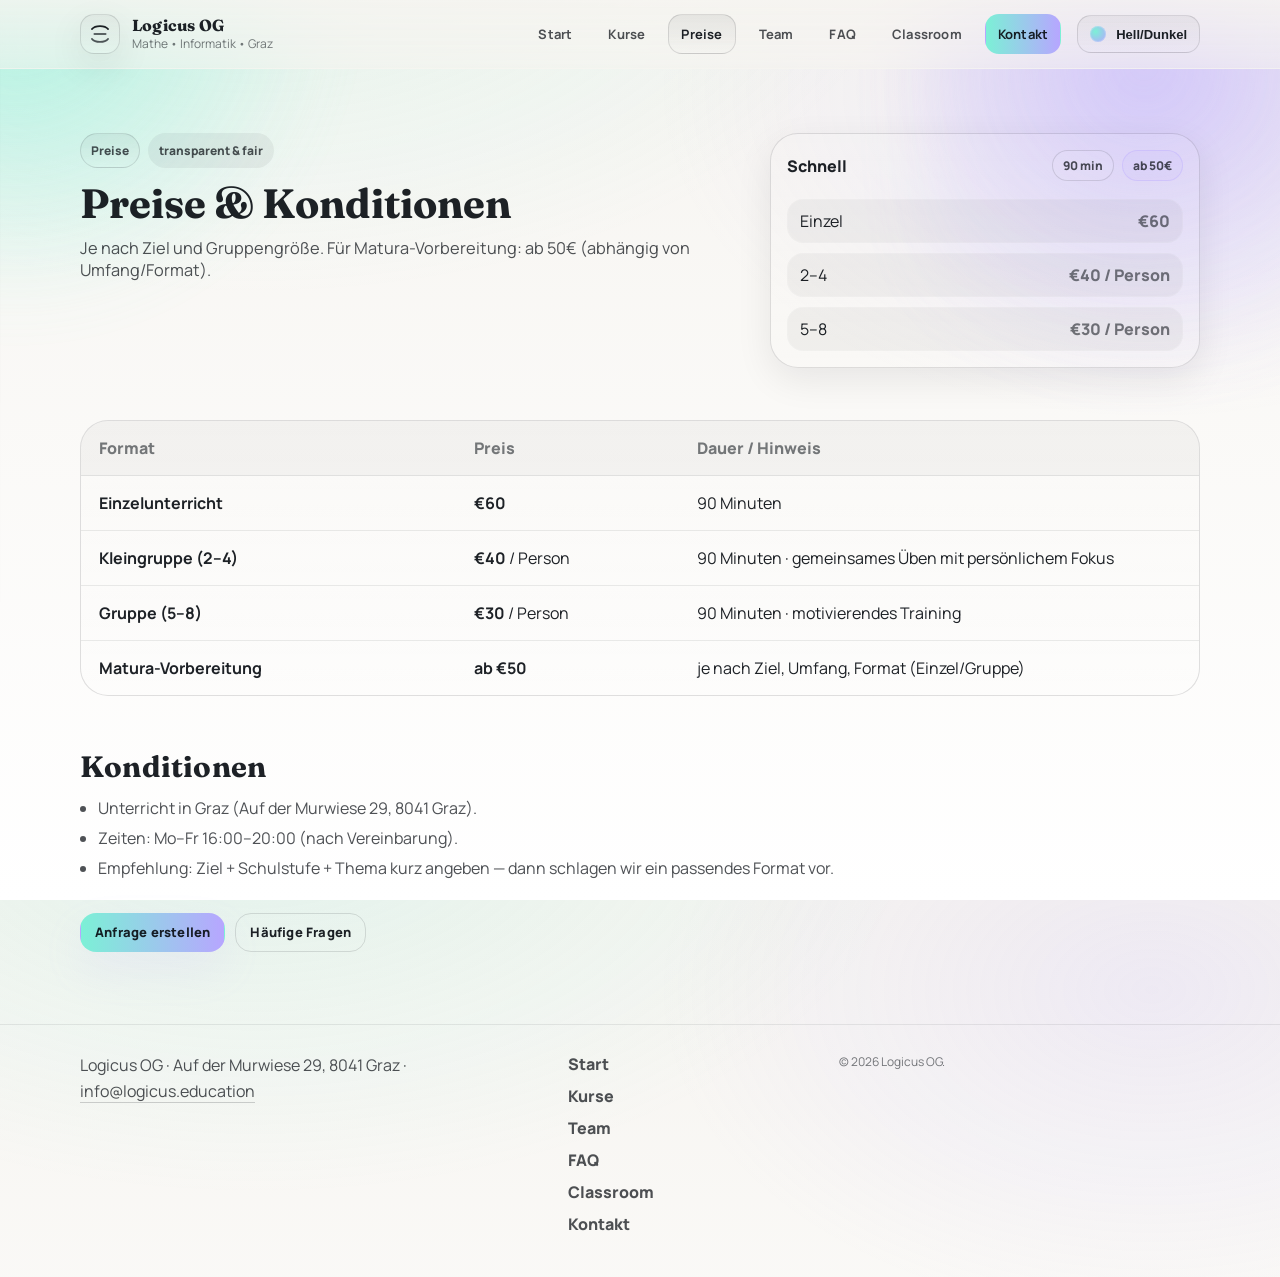
<file: preise.html>
<!-- =========================
FILE: preise.html
========================= -->
<!doctype html>
<html lang="de">
<head>
  <meta charset="utf-8" />
  <meta name="viewport" content="width=device-width, initial-scale=1" />
  <title>Preise & Konditionen — Logicus OG</title>
  <meta name="description" content="Preise für Einzelunterricht, Kleingruppen und Matura-Vorbereitung bei Logicus OG in Graz." />

  <link rel="preconnect" href="https://fonts.googleapis.com">
  <link rel="preconnect" href="https://fonts.gstatic.com" crossorigin>
  <link href="https://fonts.googleapis.com/css2?family=Fraunces:opsz,wght@9..144,500,650,750&family=Manrope:wght@300..800&display=swap" rel="stylesheet">

  <link rel="stylesheet" href="styles.css" />
</head>

<body>
  <a class="skip-link" href="#main">Zum Inhalt springen</a>

  <div class="ambient" aria-hidden="true">
    <div class="orb orb--a"></div>
    <div class="orb orb--b"></div>
    <div class="grid-noise"></div>
  </div>

  <header class="site-header" data-elevate>
    <div class="container header-inner">
      <a class="brand" href="index.html" aria-label="Logicus OG Startseite">
        <span class="brand-mark" aria-hidden="true">
          <svg viewBox="0 0 64 64" role="img" aria-label="Logicus Symbol" focusable="false">
            <path d="M12 20c8-10 32-10 40 0" fill="none" stroke="currentColor" stroke-width="4" stroke-linecap="round"/>
            <path d="M12 44c8 10 32 10 40 0" fill="none" stroke="currentColor" stroke-width="4" stroke-linecap="round" opacity=".75"/>
            <path d="M18 32h28" fill="none" stroke="currentColor" stroke-width="4" stroke-linecap="round" opacity=".9"/>
          </svg>
        </span>
        <span class="brand-text">
          <span class="brand-name">Logicus OG</span>
          <span class="brand-sub">Mathe • Informatik • Graz</span>
        </span>
      </a>

      <nav class="nav" aria-label="Hauptnavigation">
        <button class="nav-toggle" type="button" aria-expanded="false" aria-controls="navMenu">
          <span class="nav-toggle__label">Menü</span>
          <span class="nav-toggle__icon" aria-hidden="true"></span>
        </button>

        <div class="nav-menu" id="navMenu">
          <a class="nav-link" href="index.html">Start</a>
          <a class="nav-link" href="kurse.html">Kurse</a>
          <a class="nav-link is-active" href="preise.html">Preise</a>
          <a class="nav-link" href="team.html">Team</a>
          <a class="nav-link" href="faq.html">FAQ</a>
          <a class="nav-link" href="classroom.html">Classroom</a>
          <a class="nav-link nav-link--cta" href="kontakt.html">Kontakt</a>

          <div class="nav-tools" role="group" aria-label="Ansicht">
            <button class="theme-toggle" type="button" data-theme-toggle aria-pressed="false">
              <span class="theme-toggle__icon" aria-hidden="true"></span>
              <span class="theme-toggle__text">Hell/Dunkel</span>
            </button>
          </div>
        </div>
      </nav>
    </div>
  </header>

  <main id="main">
    <section class="page-hero">
      <div class="container page-hero-grid">
        <div class="reveal">
          <p class="eyebrow"><span class="pill">Preise</span> <span class="pill pill--soft">transparent & fair</span></p>
          <h1 class="page-title">Preise & Konditionen</h1>
          <p class="page-lead">
            Je nach Ziel und Gruppengröße. Für Matura-Vorbereitung: ab 50€ (abhängig von Umfang/Format).
          </p>
        </div>

        <div class="page-hero-aside reveal" aria-hidden="true">
          <div class="aside-plate">
            <div class="aside-top">
              <div class="aside-title">Schnell</div>
              <div class="aside-badges">
                <span class="chip">90 min</span>
                <span class="chip chip--alt">ab 50€</span>
              </div>
            </div>
            <div class="aside-lines">
              <div class="aside-line"><span>Einzel</span><span class="dim">€60</span></div>
              <div class="aside-line"><span>2–4</span><span class="dim">€40 / Person</span></div>
              <div class="aside-line"><span>5–8</span><span class="dim">€30 / Person</span></div>
            </div>
          </div>
        </div>
      </div>
    </section>

    <!-- Pricing as a structured table (not card grid) -->
    <section class="pricing">
      <div class="container">
        <div class="pricing-table reveal" role="region" aria-label="Preistabelle">
          <div class="pricing-row pricing-head" role="row">
            <div role="columnheader">Format</div>
            <div role="columnheader">Preis</div>
            <div role="columnheader">Dauer / Hinweis</div>
          </div>

          <div class="pricing-row" role="row">
            <div role="cell"><strong>Einzelunterricht</strong></div>
            <div role="cell"><strong>€60</strong></div>
            <div role="cell">90 Minuten</div>
          </div>

          <div class="pricing-row" role="row">
            <div role="cell"><strong>Kleingruppe (2–4)</strong></div>
            <div role="cell"><strong>€40</strong> / Person</div>
            <div role="cell">90 Minuten · gemeinsames Üben mit persönlichem Fokus</div>
          </div>

          <div class="pricing-row" role="row">
            <div role="cell"><strong>Gruppe (5–8)</strong></div>
            <div role="cell"><strong>€30</strong> / Person</div>
            <div role="cell">90 Minuten · motivierendes Training</div>
          </div>

          <div class="pricing-row" role="row">
            <div role="cell"><strong>Matura-Vorbereitung</strong></div>
            <div role="cell"><strong>ab €50</strong></div>
            <div role="cell">je nach Ziel, Umfang, Format (Einzel/Gruppe)</div>
          </div>
        </div>

        <div class="pricing-notes reveal">
          <h2 class="h2">Konditionen</h2>
          <ul class="bullets">
            <li>Unterricht in Graz (Auf der Murwiese 29, 8041 Graz).</li>
            <li>Zeiten: Mo–Fr 16:00–20:00 (nach Vereinbarung).</li>
            <li>Empfehlung: Ziel + Schulstufe + Thema kurz angeben — dann schlagen wir ein passendes Format vor.</li>
          </ul>

          <div class="band-cta">
            <a class="btn btn-primary" href="kontakt.html">Anfrage erstellen</a>
            <a class="btn btn-ghost" href="faq.html">Häufige Fragen</a>
          </div>
        </div>
      </div>
    </section>
  </main>

  <footer class="site-footer">
    <div class="container footer-grid">
      <div class="footer-brand">
        <p class="footer-note">
          Logicus OG · Auf der Murwiese 29, 8041 Graz ·
          <a href="mailto:info@logicus.education">info@logicus.education</a>
        </p>
      </div>
      <nav class="footer-nav" aria-label="Footer Navigation">
        <a href="index.html">Start</a>
        <a href="kurse.html">Kurse</a>
        <a href="team.html">Team</a>
        <a href="faq.html">FAQ</a>
        <a href="classroom.html">Classroom</a>
        <a href="kontakt.html">Kontakt</a>
      </nav>
      <div class="footer-meta">
        <p class="tiny">© <span id="year"></span> Logicus OG.</p>
      </div>
    </div>
  </footer>

  <script src="app.js"></script>
</body>
</html>
</file>
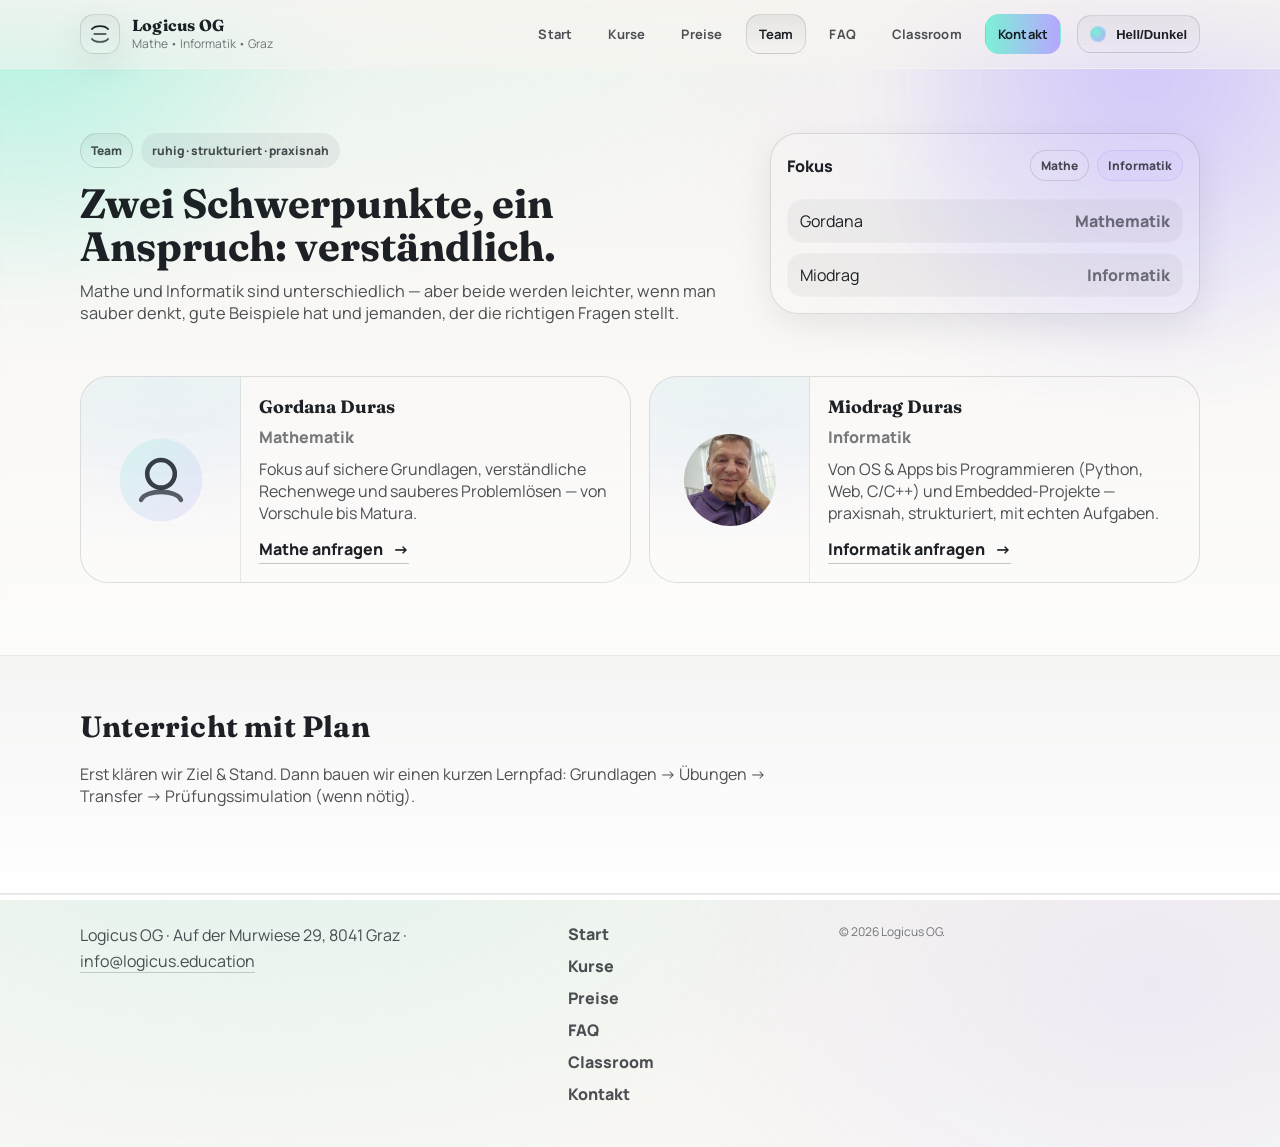
<file: team.html>
<!-- =========================
FILE: team.html
========================= -->
<!doctype html>
<html lang="de">
<head>
  <meta charset="utf-8" />
  <meta name="viewport" content="width=device-width, initial-scale=1" />
  <title>Team — Logicus OG</title>
  <meta name="description" content="Team: Gordana Duras (Mathematik), Miodrag Duras (Informatik). Unterricht in Graz." />

  <link rel="preconnect" href="https://fonts.googleapis.com">
  <link rel="preconnect" href="https://fonts.gstatic.com" crossorigin>
  <link href="https://fonts.googleapis.com/css2?family=Fraunces:opsz,wght@9..144,500,650,750&family=Manrope:wght@300..800&display=swap" rel="stylesheet">

  <link rel="stylesheet" href="styles.css" />
</head>

<body>
  <a class="skip-link" href="#main">Zum Inhalt springen</a>

  <div class="ambient" aria-hidden="true">
    <div class="orb orb--a"></div>
    <div class="orb orb--b"></div>
    <div class="grid-noise"></div>
  </div>

  <header class="site-header" data-elevate>
    <div class="container header-inner">
      <a class="brand" href="index.html" aria-label="Logicus OG Startseite">
        <span class="brand-mark" aria-hidden="true">
          <svg viewBox="0 0 64 64" role="img" aria-label="Logicus Symbol" focusable="false">
            <path d="M12 20c8-10 32-10 40 0" fill="none" stroke="currentColor" stroke-width="4" stroke-linecap="round"/>
            <path d="M12 44c8 10 32 10 40 0" fill="none" stroke="currentColor" stroke-width="4" stroke-linecap="round" opacity=".75"/>
            <path d="M18 32h28" fill="none" stroke="currentColor" stroke-width="4" stroke-linecap="round" opacity=".9"/>
          </svg>
        </span>
        <span class="brand-text">
          <span class="brand-name">Logicus OG</span>
          <span class="brand-sub">Mathe • Informatik • Graz</span>
        </span>
      </a>

      <nav class="nav" aria-label="Hauptnavigation">
        <button class="nav-toggle" type="button" aria-expanded="false" aria-controls="navMenu">
          <span class="nav-toggle__label">Menü</span>
          <span class="nav-toggle__icon" aria-hidden="true"></span>
        </button>

        <div class="nav-menu" id="navMenu">
          <a class="nav-link" href="index.html">Start</a>
          <a class="nav-link" href="kurse.html">Kurse</a>
          <a class="nav-link" href="preise.html">Preise</a>
          <a class="nav-link is-active" href="team.html">Team</a>
          <a class="nav-link" href="faq.html">FAQ</a>
          <a class="nav-link" href="classroom.html">Classroom</a>
          <a class="nav-link nav-link--cta" href="kontakt.html">Kontakt</a>

          <div class="nav-tools" role="group" aria-label="Ansicht">
            <button class="theme-toggle" type="button" data-theme-toggle aria-pressed="false">
              <span class="theme-toggle__icon" aria-hidden="true"></span>
              <span class="theme-toggle__text">Hell/Dunkel</span>
            </button>
          </div>
        </div>
      </nav>
    </div>
  </header>

  <main id="main">
    <section class="page-hero">
      <div class="container page-hero-grid">
        <div class="reveal">
          <p class="eyebrow"><span class="pill">Team</span> <span class="pill pill--soft">ruhig · strukturiert · praxisnah</span></p>
          <h1 class="page-title">Zwei Schwerpunkte, ein Anspruch: verständlich.</h1>
          <p class="page-lead">
            Mathe und Informatik sind unterschiedlich — aber beide werden leichter, wenn man sauber denkt, gute Beispiele hat
            und jemanden, der die richtigen Fragen stellt.
          </p>
        </div>

        <div class="page-hero-aside reveal" aria-hidden="true">
          <div class="aside-plate">
            <div class="aside-top">
              <div class="aside-title">Fokus</div>
              <div class="aside-badges">
                <span class="chip">Mathe</span>
                <span class="chip chip--alt">Informatik</span>
              </div>
            </div>
            <div class="aside-lines">
              <div class="aside-line"><span>Gordana</span><span class="dim">Mathematik</span></div>
              <div class="aside-line"><span>Miodrag</span><span class="dim">Informatik</span></div>
            </div>
          </div>
        </div>
      </div>
    </section>

    <!-- Team as a small gallery (cards allowed) -->
    <section class="team">
      <div class="container">
        <div class="team-grid" role="list">
          <article class="person reveal" role="listitem" aria-label="Gordana Duras">
            <div class="avatar" aria-hidden="true">
              <svg viewBox="0 0 120 120" role="img" aria-label="Avatar Gordana">
                <defs>
                  <linearGradient id="av1" x1="0" y1="0" x2="1" y2="1">
                    <stop offset="0" stop-color="var(--acc)"/>
                    <stop offset="1" stop-color="var(--acc-2)"/>
                  </linearGradient>
                </defs>
                <circle cx="60" cy="60" r="54" fill="url(#av1)" opacity=".22"/>
                <path d="M34 86c6-14 46-14 52 0" fill="none" stroke="currentColor" stroke-width="6" stroke-linecap="round" opacity=".7"/>
                <circle cx="60" cy="52" r="18" fill="none" stroke="currentColor" stroke-width="6" opacity=".85"/>
              </svg>
            </div>
            <div class="person-body">
              <h2 class="h3">Gordana Duras</h2>
              <p class="role">Mathematik</p>
              <p class="person-text">
                Fokus auf sichere Grundlagen, verständliche Rechenwege und sauberes Problemlösen — von Vorschule bis Matura.
              </p>
              <a class="text-link" href="kontakt.html?fach=Mathe">Mathe anfragen <span aria-hidden="true">→</span></a>
            </div>
          </article>

          <article class="person reveal" role="listitem" aria-label="Miodrag Duras">
            <div class="avatar" aria-hidden="true">
              <img src="images/Miki.jpeg" alt="Miodrag Duras" style="width: 92px; height: 92px; border-radius: 50%; object-fit: cover;" />
            </div>
            <div class="person-body">
              <h2 class="h3">Miodrag Duras</h2>
              <p class="role">Informatik</p>
              <p class="person-text">
                Von OS & Apps bis Programmieren (Python, Web, C/C++) und Embedded-Projekte — praxisnah, strukturiert, mit echten Aufgaben.
              </p>
              <a class="text-link" href="kontakt.html?fach=Informatik">Informatik anfragen <span aria-hidden="true">→</span></a>
            </div>
          </article>
        </div>
      </div>
    </section>

    <section class="band band--thin">
      <div class="container">
        <div class="band-head reveal">
          <h2 class="h2">Unterricht mit Plan</h2>
          <p class="sub">
            Erst klären wir Ziel & Stand. Dann bauen wir einen kurzen Lernpfad: Grundlagen → Übungen → Transfer → Prüfungssimulation (wenn nötig).
          </p>
        </div>
      </div>
    </section>
  </main>

  <footer class="site-footer">
    <div class="container footer-grid">
      <div class="footer-brand">
        <p class="footer-note">
          Logicus OG · Auf der Murwiese 29, 8041 Graz ·
          <a href="mailto:info@logicus.education">info@logicus.education</a>
        </p>
      </div>
      <nav class="footer-nav" aria-label="Footer Navigation">
        <a href="index.html">Start</a>
        <a href="kurse.html">Kurse</a>
        <a href="preise.html">Preise</a>
        <a href="faq.html">FAQ</a>
        <a href="classroom.html">Classroom</a>
        <a href="kontakt.html">Kontakt</a>
      </nav>
      <div class="footer-meta">
        <p class="tiny">© <span id="year"></span> Logicus OG.</p>
      </div>
    </div>
  </footer>

  <script src="app.js"></script>
</body>
</html>
</file>
<file: styles.css>
/* =========================
FILE: styles.css
Design direction: Modern Swiss/academic with warm-cold accents, light/dark theme.
No external images; gradients, noise, inline SVG.
========================= */

:root{
  --bg: #0b0e14;
  --bg2:#0e1421;
  --surface: rgba(255,255,255,.06);
  --surface2: rgba(255,255,255,.085);
  --stroke: rgba(255,255,255,.14);
  --stroke2: rgba(255,255,255,.22);

  --text: rgba(255,255,255,.92);
  --muted: rgba(255,255,255,.72);
  --dim: rgba(255,255,255,.55);

  --acc: #7cf0d6;      /* mint */
  --acc-2: #b7a6ff;    /* violet */
  --warn: #ffcf7a;

  --shadow: 0 20px 60px rgba(0,0,0,.35);
  --shadow2: 0 10px 30px rgba(0,0,0,.25);

  --radius-xl: 28px;
  --radius-lg: 18px;
  --radius-md: 14px;
  --radius-sm: 12px;

  --container: 1120px;

  --h1: clamp(2.15rem, 3.7vw, 3.65rem);
  --h2: clamp(1.55rem, 2.3vw, 2.15rem);
  --h3: clamp(1.1rem, 1.4vw, 1.35rem);
  --lead: clamp(1.02rem, 1.25vw, 1.15rem);

  --sp-1: 10px;
  --sp-2: 14px;
  --sp-3: 18px;
  --sp-4: 24px;
  --sp-5: 34px;
  --sp-6: 52px;
  --sp-7: 72px;
  --sp-8: 96px;

  color-scheme: dark;
}

/* Light theme overrides */
[data-theme="light"]{
  --bg: #f6f4f0;
  --bg2:#ffffff;
  --surface: rgba(10,14,20,.05);
  --surface2: rgba(10,14,20,.07);
  --stroke: rgba(10,14,20,.12);
  --stroke2: rgba(10,14,20,.18);

  --text: rgba(10,14,20,.92);
  --muted: rgba(10,14,20,.72);
  --dim: rgba(10,14,20,.55);

  --shadow: 0 25px 70px rgba(10,14,20,.10);
  --shadow2: 0 12px 36px rgba(10,14,20,.08);

  color-scheme: light;
}

*{ box-sizing:border-box; }
html,body{ height:100%; }
body{
  margin:0;
  font-family: "Manrope", system-ui, -apple-system, Segoe UI, sans-serif;
  background:
    radial-gradient(1200px 700px at 20% -10%, rgba(124,240,214,.16), transparent 55%),
    radial-gradient(900px 600px at 90% 10%, rgba(183,166,255,.14), transparent 55%),
    linear-gradient(180deg, var(--bg), var(--bg2));
  color: var(--text);
  overflow-x: hidden;
}

a{ color: inherit; text-decoration: none; }
a:hover{ text-decoration: none; }

.skip-link{
  position:absolute; left:-999px; top:10px;
  background: var(--bg2);
  border: 1px solid var(--stroke);
  padding: 10px 12px;
  border-radius: 12px;
  z-index: 9999;
}
.skip-link:focus{ left:10px; outline:none; }

.container{
  width:min(var(--container), calc(100% - 2*clamp(18px, 4vw, 34px)));
  margin-inline:auto;
}

/* Ambient layers */
.ambient{
  position: fixed;
  inset: 0;
  pointer-events: none;
  z-index: -1;
}
.orb{
  position:absolute;
  filter: blur(34px);
  opacity: .8;
  transform: translate3d(0,0,0);
}
.orb--a{
  width: 520px; height: 520px;
  left: -140px; top: -160px;
  background: radial-gradient(circle at 30% 30%, rgba(124,240,214,.7), rgba(124,240,214,0) 62%);
}
.orb--b{
  width: 560px; height: 560px;
  right: -200px; top: -130px;
  background: radial-gradient(circle at 40% 35%, rgba(183,166,255,.65), rgba(183,166,255,0) 64%);
}
.grid-noise{
  position:absolute; inset:0;
  background:
    linear-gradient(to right, rgba(255,255,255,.06) 1px, transparent 1px),
    linear-gradient(to bottom, rgba(255,255,255,.05) 1px, transparent 1px);
  background-size: 56px 56px;
  mask-image: radial-gradient(ellipse at 30% 0%, black 20%, transparent 70%);
  opacity: .28;
}
[data-theme="light"] .grid-noise{
  background:
    linear-gradient(to right, rgba(10,14,20,.08) 1px, transparent 1px),
    linear-gradient(to bottom, rgba(10,14,20,.06) 1px, transparent 1px);
  opacity: .18;
}

/* Header */
.site-header{
  position: sticky;
  top: 0;
  z-index: 50;
  border-bottom: 1px solid transparent;
  background: linear-gradient(180deg, rgba(10,14,20,.68), rgba(10,14,20,.35));
  backdrop-filter: blur(14px);
}
[data-theme="light"] .site-header{
  background: linear-gradient(180deg, rgba(246,244,240,.85), rgba(246,244,240,.55));
}
.site-header.is-elevated{
  border-bottom-color: var(--stroke);
}
.header-inner{
  display:flex;
  align-items:center;
  justify-content: space-between;
  gap: var(--sp-3);
  padding: 14px 0;
}

.brand{
  display:flex;
  align-items:center;
  gap: 12px;
  min-width: 220px;
}
.brand-mark{
  width: 40px; height: 40px;
  display:grid; place-items:center;
  border-radius: 14px;
  background: linear-gradient(180deg, var(--surface), rgba(255,255,255,.02));
  border: 1px solid var(--stroke);
  box-shadow: var(--shadow2);
}
.brand-mark svg{ width: 26px; height: 26px; }
.brand-text{ display:flex; flex-direction:column; line-height:1.05; }
.brand-name{
  font-family: "Fraunces", serif;
  font-weight: 750;
  letter-spacing: .2px;
}
.brand-sub{
  font-size: 12px;
  color: var(--dim);
  margin-top: 4px;
}

/* Nav */
.nav{ display:flex; align-items:center; }
.nav-toggle{
  display:none;
  align-items:center;
  gap: 10px;
  padding: 10px 12px;
  border-radius: 14px;
  border: 1px solid var(--stroke);
  background: linear-gradient(180deg, var(--surface), rgba(255,255,255,.02));
  color: var(--text);
}
.nav-toggle__label{ font-weight: 700; font-size: 13px; }
.nav-toggle__icon{
  width: 18px; height: 12px; position: relative;
}
.nav-toggle__icon::before,
.nav-toggle__icon::after{
  content:"";
  position:absolute; left:0; right:0;
  height: 2px; border-radius: 3px;
  background: currentColor;
  opacity: .9;
}
.nav-toggle__icon::before{ top: 1px; }
.nav-toggle__icon::after{ bottom: 1px; }

.nav-menu{
  display:flex;
  align-items:center;
  gap: 10px;
}
.nav-link{
  padding: 10px 12px;
  border-radius: 14px;
  color: var(--muted);
  font-weight: 700;
  font-size: 13px;
  letter-spacing: .2px;
  border: 1px solid transparent;
}
.nav-link:hover{
  color: var(--text);
  background: rgba(255,255,255,.05);
  border-color: rgba(255,255,255,.08);
}
[data-theme="light"] .nav-link:hover{
  background: rgba(10,14,20,.04);
  border-color: rgba(10,14,20,.08);
}
.nav-link.is-active{
  color: var(--text);
  border-color: var(--stroke);
  background: linear-gradient(180deg, var(--surface2), rgba(255,255,255,.02));
}
.nav-link--cta{
  color: rgba(10,14,20,.92);
  background: linear-gradient(90deg, var(--acc), var(--acc-2));
  border-color: transparent;
}
.nav-link--cta:hover{ transform: translateY(-1px); box-shadow: 0 12px 30px rgba(124,240,214,.15); }

.nav-tools{ margin-left: 6px; display:flex; align-items:center; }
.theme-toggle{
  display:flex; align-items:center; gap: 10px;
  padding: 10px 12px;
  border-radius: 14px;
  border: 1px solid var(--stroke);
  background: linear-gradient(180deg, var(--surface), rgba(255,255,255,.02));
  color: var(--text);
  font-weight: 800;
  font-size: 13px;
}
.theme-toggle:hover{ transform: translateY(-1px); }
.theme-toggle:active{ transform: translateY(0px) scale(.99); }
.theme-toggle__icon{
  width: 16px; height: 16px;
  border-radius: 999px;
  background: radial-gradient(circle at 35% 35%, var(--acc), var(--acc-2));
  box-shadow: 0 0 0 1px rgba(255,255,255,.18) inset;
}

/* Type */
.h2{
  font-family: "Fraunces", serif;
  font-size: var(--h2);
  letter-spacing: .2px;
  margin: 0 0 10px;
}
.h3{
  font-family: "Fraunces", serif;
  font-size: var(--h3);
  margin: 0 0 8px;
}
.sub{
  margin: 0;
  color: var(--muted);
  max-width: 70ch;
}
.eyebrow{
  display:flex;
  flex-wrap: wrap;
  gap: 8px;
  margin: 0 0 14px;
}
.pill{
  display:inline-flex;
  align-items:center;
  gap: 8px;
  padding: 8px 10px;
  border-radius: 999px;
  border: 1px solid var(--stroke);
  background: linear-gradient(180deg, var(--surface), rgba(255,255,255,.02));
  font-weight: 800;
  font-size: 12px;
  color: var(--muted);
}
.pill--soft{
  border-color: transparent;
  background: rgba(255,255,255,.06);
}
[data-theme="light"] .pill--soft{ background: rgba(10,14,20,.05); }

/* Buttons */
.btn{
  display:inline-flex;
  align-items:center;
  justify-content:center;
  gap: 10px;
  padding: 12px 14px;
  border-radius: 16px;
  border: 1px solid var(--stroke);
  font-weight: 900;
  letter-spacing: .2px;
  font-size: 13px;
  line-height: 1;
  transition: transform .18s ease, background .18s ease, box-shadow .18s ease, border-color .18s ease;
  user-select:none;
}
.btn:active{ transform: translateY(0px) scale(.99); }
.btn-primary{
  border-color: transparent;
  color: rgba(10,14,20,.92);
  background: linear-gradient(90deg, var(--acc), var(--acc-2));
  box-shadow: 0 18px 40px rgba(183,166,255,.12);
}
.btn-primary:hover{ transform: translateY(-1px); box-shadow: 0 22px 55px rgba(124,240,214,.16); }
.btn-secondary{
  background: linear-gradient(180deg, var(--surface2), rgba(255,255,255,.02));
}
.btn-secondary:hover{ transform: translateY(-1px); border-color: var(--stroke2); }
.btn-ghost{
  background: transparent;
}
.btn-ghost:hover{
  transform: translateY(-1px);
  background: rgba(255,255,255,.05);
}
[data-theme="light"] .btn-ghost:hover{ background: rgba(10,14,20,.04); }
.btn-arrow{ font-weight: 1000; }

/* Links */
.text-link{
  display:inline-flex;
  align-items:center;
  gap: 10px;
  font-weight: 900;
  color: var(--text);
  margin-top: 14px;
  border-bottom: 1px solid rgba(255,255,255,.22);
  padding-bottom: 3px;
}
[data-theme="light"] .text-link{ border-bottom-color: rgba(10,14,20,.22); }
.text-link:hover{ transform: translateY(-1px); }

/* Reveal animation */
.reveal{
  opacity: 0;
  transform: translateY(14px);
}
.reveal.is-in{
  animation: rise .7s cubic-bezier(.2,.8,.2,1) forwards;
}
@keyframes rise{
  to { opacity: 1; transform: translateY(0); }
}

/* Hero */
.hero{
  padding: clamp(44px, 7vw, 86px) 0 var(--sp-7);
}
.hero-grid{
  display:grid;
  grid-template-columns: 1.1fr .9fr;
  gap: clamp(22px, 4.5vw, 54px);
  align-items: start;
}
.hero-title{
  font-family: "Fraunces", serif;
  font-size: var(--h1);
  line-height: 1.02;
  letter-spacing: .2px;
  margin: 0 0 14px;
}
.accent{
  background: linear-gradient(90deg, var(--acc), var(--acc-2));
  -webkit-background-clip: text;
  background-clip: text;
  color: transparent;
}
.hero-lead{
  font-size: var(--lead);
  color: var(--muted);
  margin: 0 0 18px;
  max-width: 66ch;
}
.hero-actions{
  display:flex;
  flex-wrap: wrap;
  gap: 10px;
  margin-top: 16px;
}
.hero-facts{
  display:grid;
  grid-template-columns: repeat(3, minmax(0, 1fr));
  gap: 12px;
  margin: 24px 0 0;
  padding: 0;
}
.fact{
  padding: 14px;
  border-radius: 18px;
  border: 1px solid var(--stroke);
  background: linear-gradient(180deg, rgba(255,255,255,.06), rgba(255,255,255,.02));
}
.fact dt{
  font-size: 12px;
  font-weight: 900;
  color: var(--dim);
  margin: 0 0 6px;
}
.fact dd{
  margin: 0;
  font-weight: 900;
  letter-spacing: .2px;
}

/* Hero visual */
.hero-visual{ position: relative; }
.panel{
  border-radius: var(--radius-xl);
  border: 1px solid var(--stroke);
  background: linear-gradient(180deg, rgba(255,255,255,.07), rgba(255,255,255,.03));
  box-shadow: var(--shadow);
  overflow: hidden;
}
.panel-top{
  display:flex;
  justify-content: space-between;
  align-items:center;
  padding: 18px 18px 10px;
}
.panel-title{ font-weight: 1000; letter-spacing: .2px; }
.panel-chips{ display:flex; gap: 8px; }
.chip{
  padding: 6px 10px;
  border-radius: 999px;
  border: 1px solid var(--stroke);
  background: rgba(255,255,255,.04);
  font-weight: 900;
  font-size: 12px;
  color: var(--muted);
}
.chip--alt{
  border-color: rgba(183,166,255,.35);
  background: rgba(183,166,255,.10);
}
.signal{ height: 210px; padding: 8px 14px 0; }
.signal svg{ width: 100%; height: 100%; display:block; }

.panel-bottom{
  display:grid;
  grid-template-columns: repeat(3, minmax(0,1fr));
  gap: 10px;
  padding: 12px 18px 18px;
  border-top: 1px solid rgba(255,255,255,.10);
}
.metric{
  padding: 12px;
  border-radius: 16px;
  background: rgba(0,0,0,.12);
  border: 1px solid rgba(255,255,255,.10);
}
[data-theme="light"] .metric{ background: rgba(10,14,20,.04); }
.metric-label{ font-size: 12px; color: var(--dim); font-weight: 900; }
.metric-value{ font-weight: 1000; margin-top: 6px; }

.mini-notes{
  display:grid;
  grid-template-columns: 1fr;
  gap: 10px;
  position:absolute;
  right: -10px;
  bottom: -18px;
  width: min(280px, 66%);
}
.note{
  padding: 12px 14px;
  border-radius: 18px;
  border: 1px solid var(--stroke);
  background: linear-gradient(180deg, rgba(255,255,255,.075), rgba(255,255,255,.03));
  box-shadow: var(--shadow2);
}
.note-k{ font-weight: 1000; font-size: 12px; color: var(--dim); }
.note-v{ font-weight: 900; margin-top: 6px; }

/* Band sections */
.band{
  padding: var(--sp-7) 0;
  border-top: 1px solid rgba(255,255,255,.08);
  border-bottom: 1px solid rgba(255,255,255,.08);
  background: linear-gradient(180deg, rgba(255,255,255,.03), transparent);
}
[data-theme="light"] .band{
  border-top-color: rgba(10,14,20,.08);
  border-bottom-color: rgba(10,14,20,.08);
  background: linear-gradient(180deg, rgba(10,14,20,.03), transparent);
}
.band--thin{ padding: var(--sp-6) 0; }

.band-head{
  display:flex;
  flex-direction: column;
  gap: 8px;
  margin-bottom: var(--sp-5);
}
.band-grid{
  display:grid;
  grid-template-columns: repeat(3, minmax(0, 1fr));
  gap: 18px;
}
.stripe{
  padding: 18px 18px 20px;
  border-radius: var(--radius-lg);
  border: 1px solid var(--stroke);
  background:
    linear-gradient(180deg, rgba(255,255,255,.07), rgba(255,255,255,.02));
  position: relative;
  overflow:hidden;
}
.stripe::after{
  content:"";
  position:absolute;
  inset:-2px;
  background:
    radial-gradient(400px 120px at 30% 0%, rgba(124,240,214,.14), transparent 60%),
    radial-gradient(360px 120px at 80% 10%, rgba(183,166,255,.12), transparent 62%);
  opacity:.9;
  pointer-events:none;
}
.stripe > *{ position: relative; z-index: 1; }
.band-cta{
  display:flex;
  flex-wrap:wrap;
  gap: 10px;
  margin-top: var(--sp-5);
}

/* Split section */
.split{ padding: var(--sp-7) 0; }
.split-grid{
  display:grid;
  grid-template-columns: .95fr 1.05fr;
  gap: clamp(18px, 4vw, 44px);
  align-items: start;
}
.kicker{
  margin-top: 16px;
  display:grid;
  gap: 10px;
}
.kicker-item{
  display:flex; align-items:flex-start; gap: 10px;
  color: var(--muted);
  font-weight: 650;
}
.dot{
  width: 10px; height: 10px; border-radius: 999px;
  background: var(--acc);
  margin-top: 6px;
  box-shadow: 0 0 0 3px rgba(124,240,214,.15);
}
.dot--alt{ background: var(--acc-2); box-shadow: 0 0 0 3px rgba(183,166,255,.15); }

.course-list{
  margin:0;
  padding:0;
  list-style:none;
  border-radius: var(--radius-xl);
  border: 1px solid var(--stroke);
  overflow:hidden;
  background: linear-gradient(180deg, rgba(255,255,255,.06), rgba(255,255,255,.02));
}
.course-list li{
  display:grid;
  grid-template-columns: auto 1fr auto;
  gap: 12px;
  padding: 16px 18px;
  border-bottom: 1px solid rgba(255,255,255,.09);
}
[data-theme="light"] .course-list li{ border-bottom-color: rgba(10,14,20,.08); }
.course-list li:last-child{ border-bottom:none; }
.course-tag{
  font-weight: 1000;
  font-size: 12px;
  color: rgba(10,14,20,.92);
  background: linear-gradient(90deg, var(--acc), var(--acc-2));
  padding: 6px 10px;
  border-radius: 999px;
  align-self: start;
}
.course-title{ font-weight: 950; }
.course-meta{ color: var(--dim); font-weight: 700; }

/* Contact teaser */
.contact-teaser{
  padding: var(--sp-7) 0;
}
.teaser-grid{
  display:flex;
  align-items: center;
  justify-content: space-between;
  gap: 18px;
  padding: 22px;
  border-radius: var(--radius-xl);
  border: 1px solid var(--stroke);
  background:
    radial-gradient(900px 220px at 20% 20%, rgba(124,240,214,.10), transparent 60%),
    radial-gradient(900px 220px at 80% 20%, rgba(183,166,255,.10), transparent 60%),
    linear-gradient(180deg, rgba(255,255,255,.07), rgba(255,255,255,.02));
}
.teaser-actions{ display:flex; flex-wrap:wrap; gap: 10px; }

/* Page hero */
.page-hero{ padding: clamp(34px, 5vw, 64px) 0 var(--sp-6); }
.page-hero-grid{
  display:grid;
  grid-template-columns: 1.2fr .8fr;
  gap: clamp(18px, 4vw, 44px);
  align-items: start;
}
.page-title{
  font-family: "Fraunces", serif;
  font-size: clamp(1.9rem, 3.2vw, 3rem);
  line-height: 1.05;
  margin: 0 0 12px;
}
.page-lead{
  margin:0;
  color: var(--muted);
  font-size: var(--lead);
  max-width: 75ch;
}
.page-lead a{ border-bottom: 1px solid rgba(255,255,255,.22); }
[data-theme="light"] .page-lead a{ border-bottom-color: rgba(10,14,20,.22); }

.aside-plate{
  border-radius: var(--radius-xl);
  border: 1px solid var(--stroke);
  background: linear-gradient(180deg, rgba(255,255,255,.07), rgba(255,255,255,.02));
  box-shadow: var(--shadow2);
  overflow:hidden;
}
.aside-top{
  display:flex; align-items:center; justify-content: space-between;
  padding: 16px 16px 10px;
}
.aside-title{ font-weight: 1000; }
.aside-badges{ display:flex; gap: 8px; flex-wrap:wrap; justify-content:flex-end; }
.aside-lines{
  padding: 8px 16px 16px;
  display:grid;
  gap: 10px;
}
.aside-line{
  display:flex;
  justify-content: space-between;
  align-items:center;
  gap: 12px;
  padding: 10px 12px;
  border-radius: 16px;
  border: 1px solid rgba(255,255,255,.10);
  background: rgba(0,0,0,.12);
}
[data-theme="light"] .aside-line{ background: rgba(10,14,20,.04); }
.aside-line .dim{ color: var(--dim); font-weight: 800; }

/* Catalog */
.catalog{ padding: 0 0 var(--sp-7); }
.catalog-grid{
  display:grid;
  grid-template-columns: 1fr 1fr;
  gap: 18px;
  align-items: start;
}
.catalog-col{
  border-radius: var(--radius-xl);
  border: 1px solid var(--stroke);
  background: linear-gradient(180deg, rgba(255,255,255,.06), rgba(255,255,255,.02));
  overflow:hidden;
}
.catalog-head{
  padding: 18px 18px 10px;
  border-bottom: 1px solid rgba(255,255,255,.10);
}
[data-theme="light"] .catalog-head{ border-bottom-color: rgba(10,14,20,.08); }
.catalog-list{
  margin:0;
  padding: 0;
  list-style: none;
}
.catalog-item{
  padding: 16px 18px;
  border-bottom: 1px solid rgba(255,255,255,.08);
}
[data-theme="light"] .catalog-item{ border-bottom-color: rgba(10,14,20,.08); }
.catalog-item:last-child{ border-bottom:none; }
.catalog-item__title{ font-weight: 1000; }
.catalog-item__desc{ margin-top: 6px; color: var(--muted); }
.catalog-cta{
  display:flex; flex-wrap:wrap; gap: 10px;
  padding: 16px 18px 18px;
  border-top: 1px solid rgba(255,255,255,.08);
}
[data-theme="light"] .catalog-cta{ border-top-color: rgba(10,14,20,.08); }

/* Pricing */
.pricing{ padding: 0 0 var(--sp-7); }
.pricing-table{
  border-radius: var(--radius-xl);
  border: 1px solid var(--stroke);
  overflow:hidden;
  background: linear-gradient(180deg, rgba(255,255,255,.06), rgba(255,255,255,.02));
}
.pricing-row{
  display:grid;
  grid-template-columns: 1.2fr .7fr 1.6fr;
  gap: 12px;
  padding: 16px 18px;
  border-bottom: 1px solid rgba(255,255,255,.09);
}
[data-theme="light"] .pricing-row{ border-bottom-color: rgba(10,14,20,.08); }
.pricing-row:last-child{ border-bottom:none; }
.pricing-head{
  font-weight: 1000;
  color: var(--dim);
  background: rgba(255,255,255,.04);
}
[data-theme="light"] .pricing-head{ background: rgba(10,14,20,.03); }
.pricing-notes{ margin-top: var(--sp-6); }
.bullets{
  margin: 12px 0 0;
  padding-left: 18px;
  color: var(--muted);
}
.bullets li{ margin: 8px 0; }

/* Team */
.team{ padding: 0 0 var(--sp-7); }
.team-grid{
  display:grid;
  grid-template-columns: repeat(2, minmax(0, 1fr));
  gap: 18px;
}
.person{
  border-radius: var(--radius-xl);
  border: 1px solid var(--stroke);
  background: linear-gradient(180deg, rgba(255,255,255,.06), rgba(255,255,255,.02));
  overflow:hidden;
  display:grid;
  grid-template-columns: 160px 1fr;
}
.avatar{
  display:grid;
  place-items:center;
  border-right: 1px solid rgba(255,255,255,.10);
  background:
    radial-gradient(500px 220px at 50% 0%, rgba(124,240,214,.10), transparent 60%),
    radial-gradient(500px 220px at 60% 20%, rgba(183,166,255,.10), transparent 60%);
}
[data-theme="light"] .avatar{ border-right-color: rgba(10,14,20,.08); }
.avatar svg{ width: 92px; height: 92px; color: var(--text); }
.person-body{ padding: 18px; }
.role{ margin: 0 0 10px; color: var(--dim); font-weight: 900; }
.person-text{ margin: 0; color: var(--muted); }

/* FAQ */
.faq{ padding: 0 0 var(--sp-7); }
.faq-grid{
  display:grid;
  gap: 12px;
  max-width: 880px;
}
.faq-item{
  border-radius: var(--radius-lg);
  border: 1px solid var(--stroke);
  background: linear-gradient(180deg, rgba(255,255,255,.06), rgba(255,255,255,.02));
  padding: 0;
  overflow:hidden;
}
.faq-item summary{
  padding: 16px 18px;
  cursor:pointer;
  font-weight: 1000;
  list-style:none;
}
.faq-item summary::-webkit-details-marker{ display:none; }
.faq-item summary::after{
  content:"+";
  float:right;
  color: var(--dim);
}
.faq-item[open] summary::after{ content:"–"; }
.faq-body{
  padding: 0 18px 16px;
  color: var(--muted);
}

/* Contact page */
.contact{ padding: 0 0 var(--sp-7); }
.contact-grid{
  display:grid;
  grid-template-columns: 1.05fr .95fr;
  gap: 18px;
  align-items:start;
}
.contact-form{
  border-radius: var(--radius-xl);
  border: 1px solid var(--stroke);
  background: linear-gradient(180deg, rgba(255,255,255,.06), rgba(255,255,255,.02));
  padding: 18px;
}
form{ margin-top: 10px; }
.field-row{
  display:grid;
  grid-template-columns: 1fr 1fr;
  gap: 12px;
  margin-top: 12px;
}
.field-row--inline{ grid-template-columns: 1fr; }
.field{ display:flex; flex-direction:column; gap: 8px; }
label{ font-weight: 1000; color: var(--dim); font-size: 12px; }
input, select, textarea{
  width: 100%;
  border-radius: 16px;
  border: 1px solid rgba(255,255,255,.14);
  background: rgba(0,0,0,.16);
  color: var(--text);
  padding: 12px 12px;
  outline: none;
  font: inherit;
}
[data-theme="light"] input,
[data-theme="light"] select,
[data-theme="light"] textarea{
  background: rgba(10,14,20,.03);
  border-color: rgba(10,14,20,.14);
}
input:focus, select:focus, textarea:focus{
  border-color: rgba(124,240,214,.55);
  box-shadow: 0 0 0 4px rgba(124,240,214,.12);
}
textarea{ resize: vertical; min-height: 120px; }

.check{
  display:flex; align-items:center; gap: 10px;
  padding: 12px;
  border-radius: 16px;
  border: 1px solid rgba(255,255,255,.12);
  background: rgba(255,255,255,.04);
  color: var(--muted);
  font-weight: 700;
}
[data-theme="light"] .check{ background: rgba(10,14,20,.03); border-color: rgba(10,14,20,.12); }
.check input{ width: 16px; height: 16px; }

.form-actions{
  display:flex;
  flex-direction: column;
  gap: 10px;
  margin-top: 16px;
}
.form-hint{ margin: 0; color: var(--dim); font-size: 13px; }
.form-error{
  margin: 0;
  padding: 10px 12px;
  border-radius: 14px;
  border: 1px solid rgba(255,207,122,.35);
  background: rgba(255,207,122,.10);
  color: var(--warn);
  font-weight: 800;
}

.contact-info{
  display:grid;
  gap: 14px;
}
.info-block{
  border-radius: var(--radius-xl);
  border: 1px solid var(--stroke);
  background: linear-gradient(180deg, rgba(255,255,255,.06), rgba(255,255,255,.02));
  padding: 18px;
}
.info-actions{ display:flex; flex-wrap:wrap; gap: 10px; margin-top: 14px; }

.map-wrap{
  border-radius: var(--radius-xl);
  border: 1px solid var(--stroke);
  overflow:hidden;
  background: rgba(0,0,0,.12);
  min-height: 320px;
  box-shadow: var(--shadow2);
}
.map-wrap iframe{
  width: 100%;
  height: 100%;
  min-height: 320px;
  border: 0;
  filter: saturate(1.05) contrast(1.05);
}

/* Footer */
.site-footer{
  padding: 28px 0 42px;
  border-top: 1px solid rgba(255,255,255,.08);
}
[data-theme="light"] .site-footer{ border-top-color: rgba(10,14,20,.08); }
.footer-grid{
  display:grid;
  grid-template-columns: 1.3fr .7fr 1fr;
  gap: 18px;
  align-items:start;
}
.footer-note{
  margin: 0;
  color: var(--muted);
  line-height: 1.6;
}
.footer-note a{ border-bottom: 1px solid rgba(255,255,255,.18); }
[data-theme="light"] .footer-note a{ border-bottom-color: rgba(10,14,20,.18); }
.footer-nav{
  display:flex;
  flex-direction: column;
  gap: 10px;
}
.footer-nav a{
  color: var(--muted);
  font-weight: 900;
}
.footer-nav a:hover{ color: var(--text); transform: translateX(1px); }
.footer-meta .tiny{
  margin: 0 0 8px;
  font-size: 12px;
  color: var(--dim);
}
.tiny-dim{ color: rgba(255,255,255,.42); }
[data-theme="light"] .tiny-dim{ color: rgba(10,14,20,.45); }

/* Responsive */
@media (max-width: 980px){
  .hero-grid{ grid-template-columns: 1fr; }
  .mini-notes{ position: static; width: 100%; margin-top: 12px; grid-template-columns: repeat(3, minmax(0,1fr)); }
  .band-grid{ grid-template-columns: 1fr; }
  .split-grid{ grid-template-columns: 1fr; }
  .page-hero-grid{ grid-template-columns: 1fr; }
  .catalog-grid{ grid-template-columns: 1fr; }
  .team-grid{ grid-template-columns: 1fr; }
  .person{ grid-template-columns: 140px 1fr; }
  .contact-grid{ grid-template-columns: 1fr; }
  .footer-grid{ grid-template-columns: 1fr; }
}

@media (max-width: 760px){
  .nav-toggle{ display:flex; }
  .nav-menu{
    position: absolute;
    left: 0; right: 0;
    top: 64px;
    margin: 0 auto;
    width: min(var(--container), calc(100% - 2*clamp(18px, 4vw, 34px)));
    display: none;
    flex-direction: column;
    align-items: stretch;
    gap: 8px;
    padding: 12px;
    border-radius: 20px;
    border: 1px solid var(--stroke);
    background: linear-gradient(180deg, rgba(10,14,20,.78), rgba(10,14,20,.48));
    backdrop-filter: blur(14px);
    box-shadow: var(--shadow);
  }
  [data-theme="light"] .nav-menu{
    background: linear-gradient(180deg, rgba(246,244,240,.92), rgba(246,244,240,.72));
  }
  .nav-menu.is-open{ display:flex; }
  .nav-link{ width: 100%; }
  .nav-tools{ margin-left: 0; }
  .theme-toggle{ width: 100%; justify-content: space-between; }
  .hero-facts{ grid-template-columns: 1fr; }
  .teaser-grid{ flex-direction: column; align-items: stretch; }
  .pricing-row{ grid-template-columns: 1fr; }
  .field-row{ grid-template-columns: 1fr; }
  .mini-notes{ grid-template-columns: 1fr; }
}

/* Reduced motion */
@media (prefers-reduced-motion: reduce){
  .reveal{ opacity: 1; transform:none; }
  .reveal.is-in{ animation: none; }
  .btn, .nav-link, .theme-toggle{ transition:none; }
}

/* Classroom */
.gallery-grid {
  display: grid;
  grid-template-columns: repeat(auto-fit, minmax(280px, 1fr));
  gap: 18px;
  margin-top: 24px;
}

.gallery-grid img {
  width: 100%;
  height: auto;
  border-radius: var(--radius-lg);
  box-shadow: var(--shadow2);
  object-fit: cover;
  transition: transform 0.3s ease;
  cursor: pointer;
}

.gallery-grid img:hover,
.gallery-grid img:focus {
  transform: scale(1.05);
  outline: none;
  box-shadow: 0 0 20px var(--acc);
}

/* use this to zoom a photo */
.lightbox-overlay {
  position: fixed;
  inset: 0;
  background: rgba(0,0,0,0.85);
  display: flex;
  justify-content: center;
  align-items: center;
  z-index: 10000;
  cursor: zoom-out;
}
.lightbox-overlay[hidden] {
  display: none;
  cursor: default;
}
.lightbox-overlay img {
  max-width: 90vw;
  max-height: 90vh;
  border-radius: 12px;
  box-shadow: 0 0 30px rgba(255,255,255,0.6);
  cursor: zoom-in;
}
#lightboxClose {
  position: fixed;
  top: 20px;
  right: 20px;
  background: var(--acc);
  border: none;
  padding: 10px 16px;
  font-weight: 900;
  cursor: pointer;
  border-radius: 12px;
  color: var(--bg);
  font-size: 18px;
  line-height: 1;
  user-select: none;
  box-shadow: 0 0 10px rgba(0,0,0,0.3);
}
#lightboxClose:hover,
#lightboxClose:focus {
  background: var(--acc-2);
  outline: none;
}
</file>
